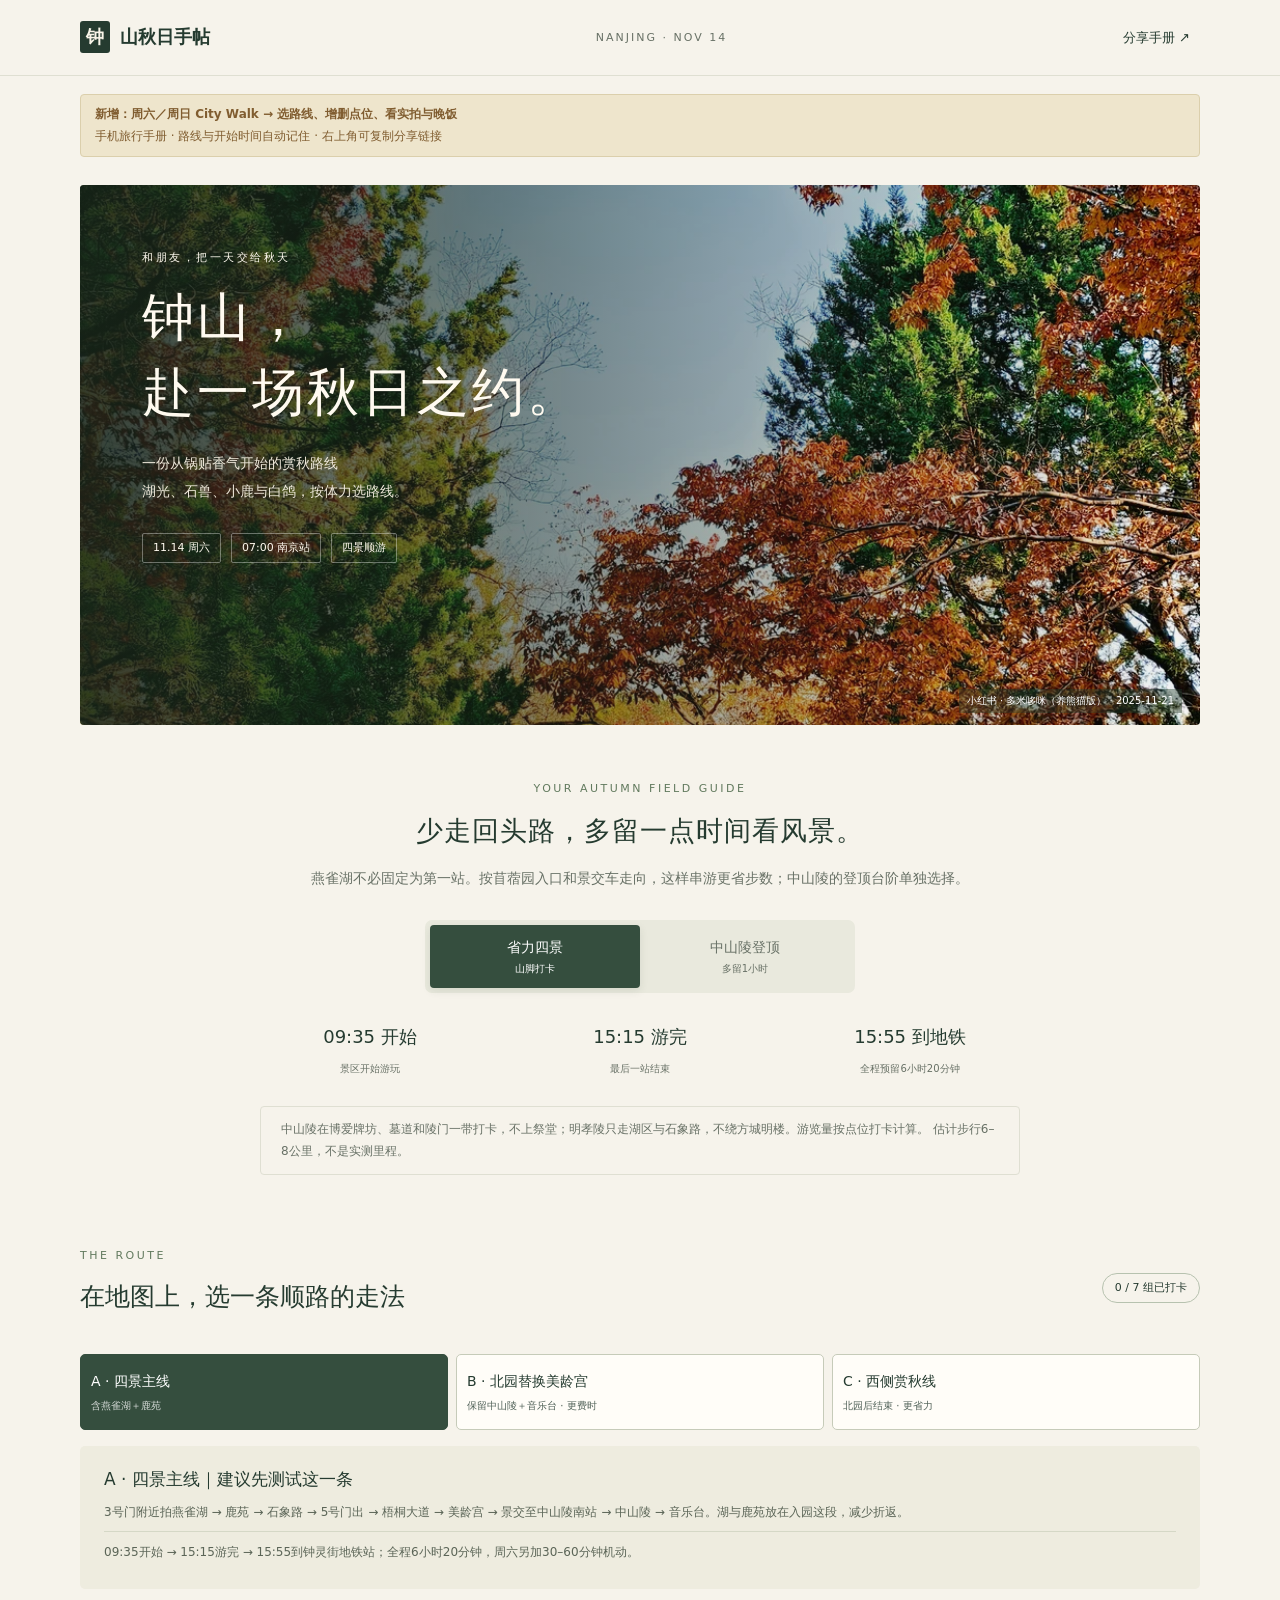
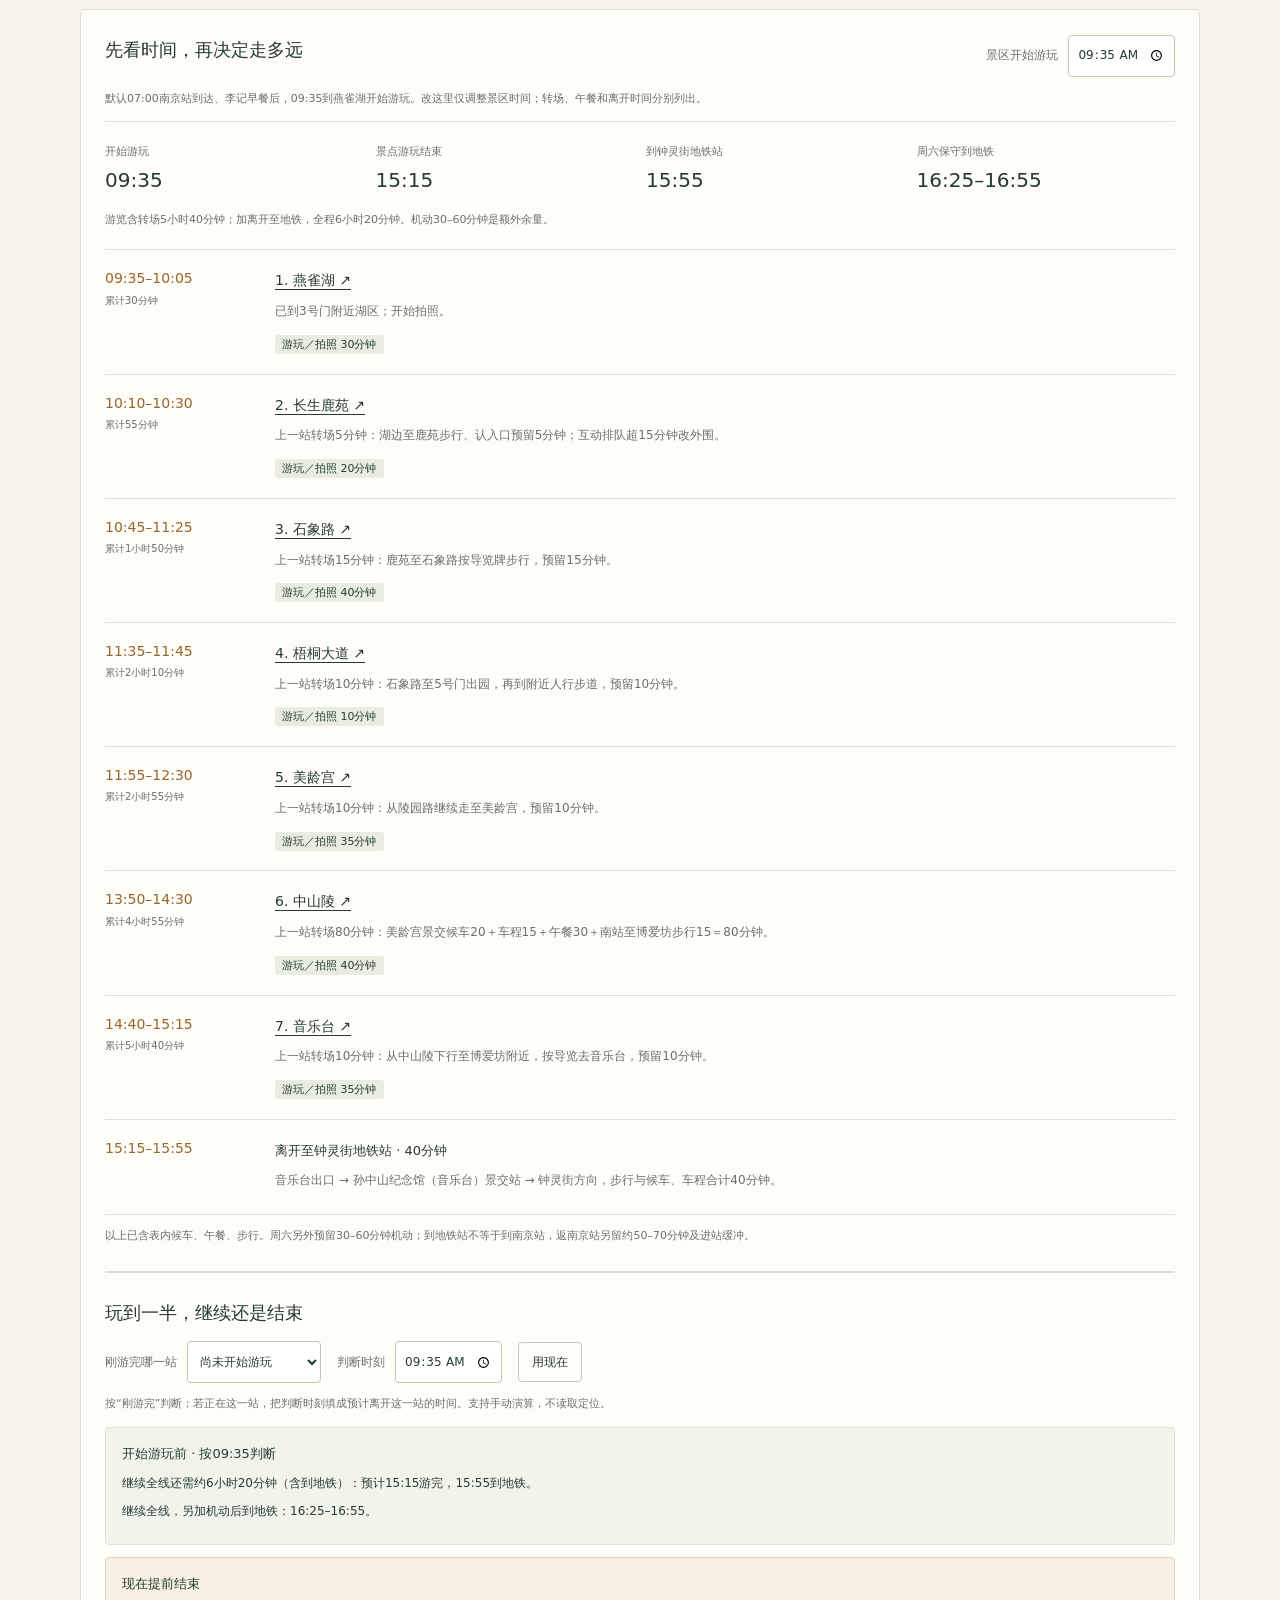
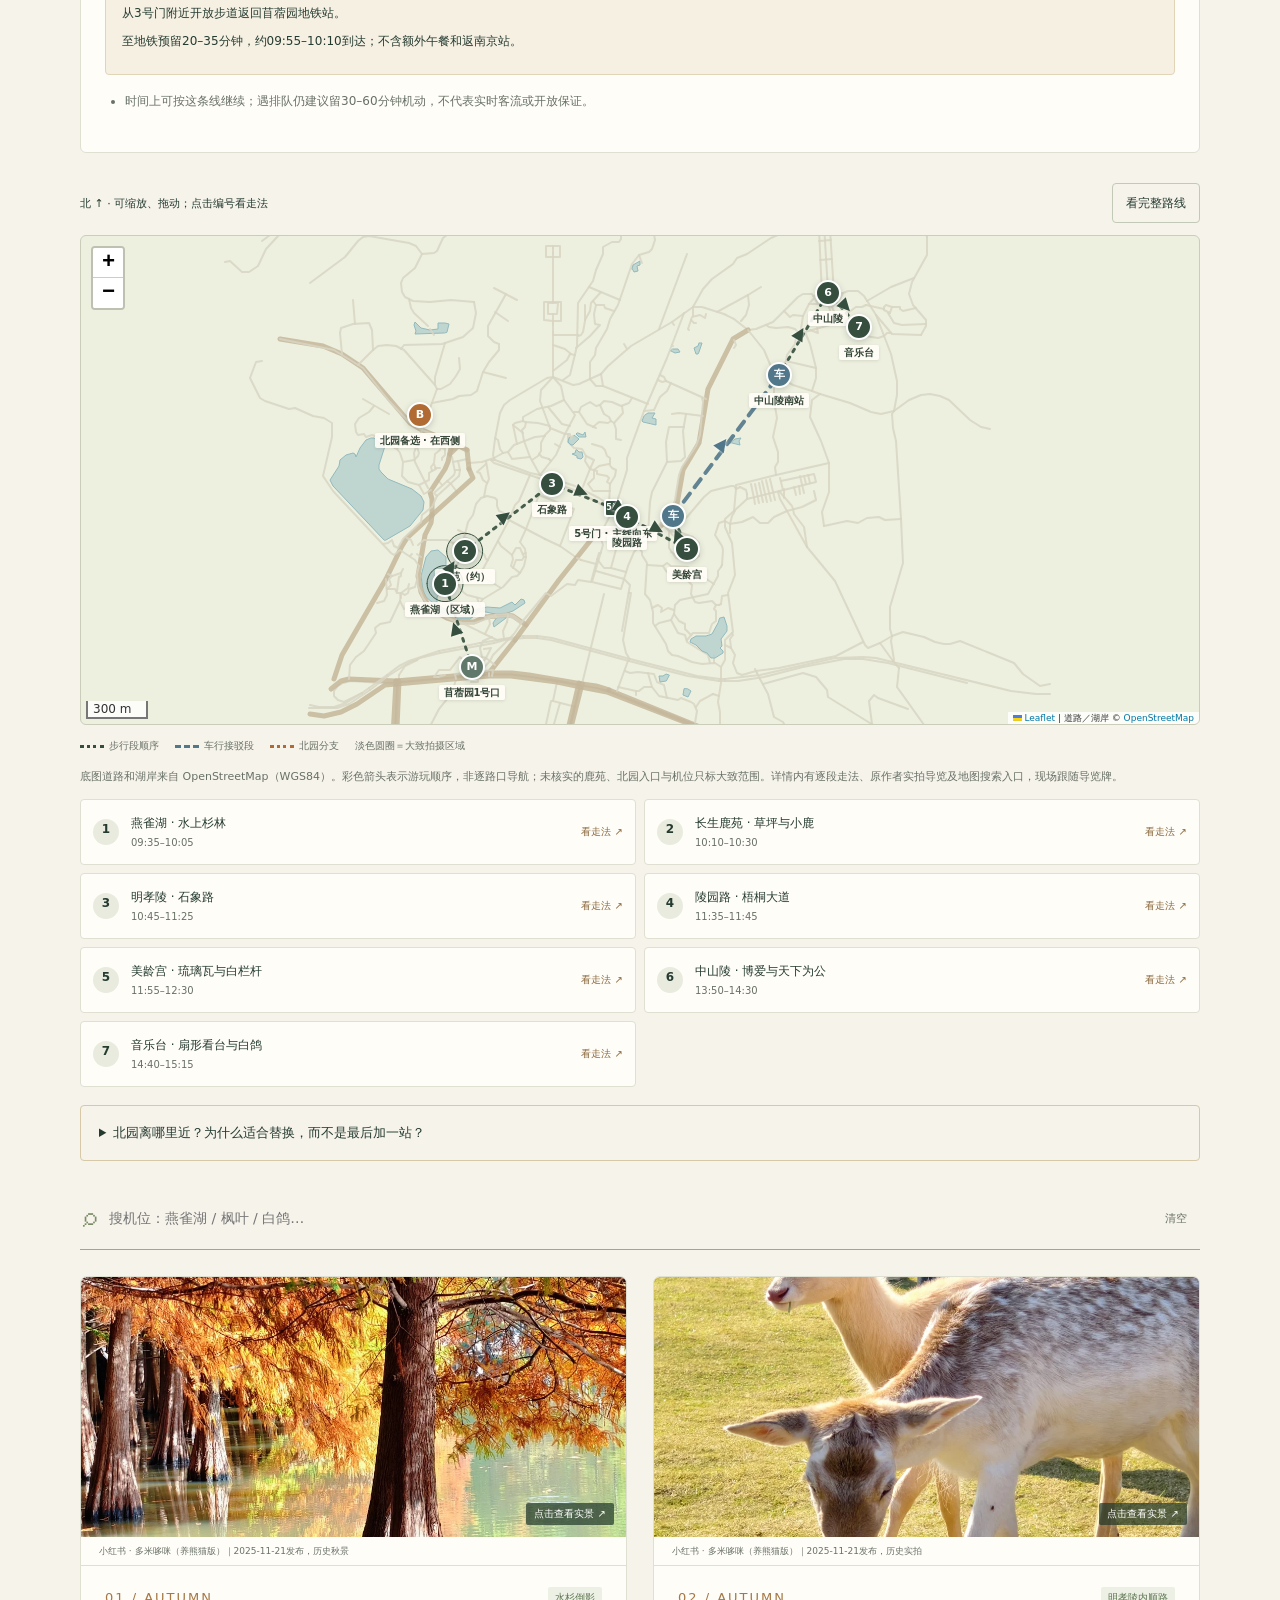
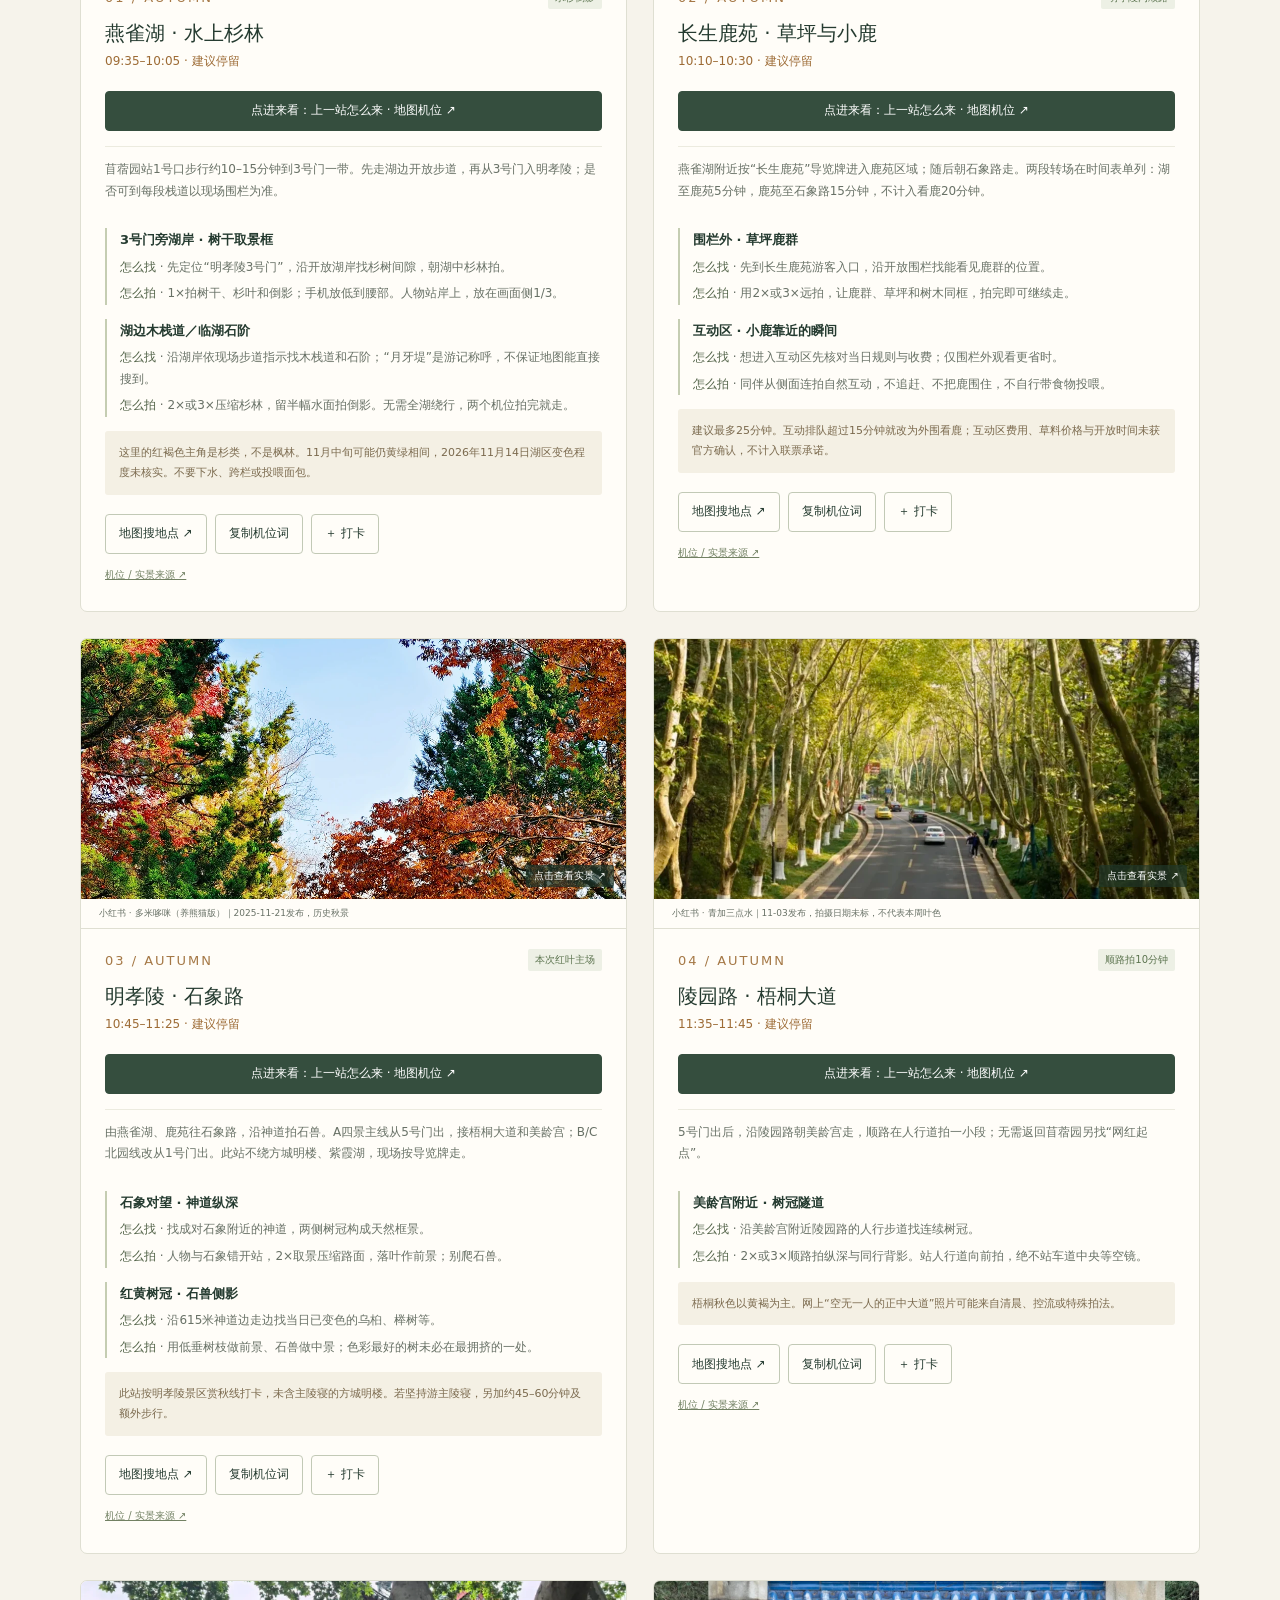
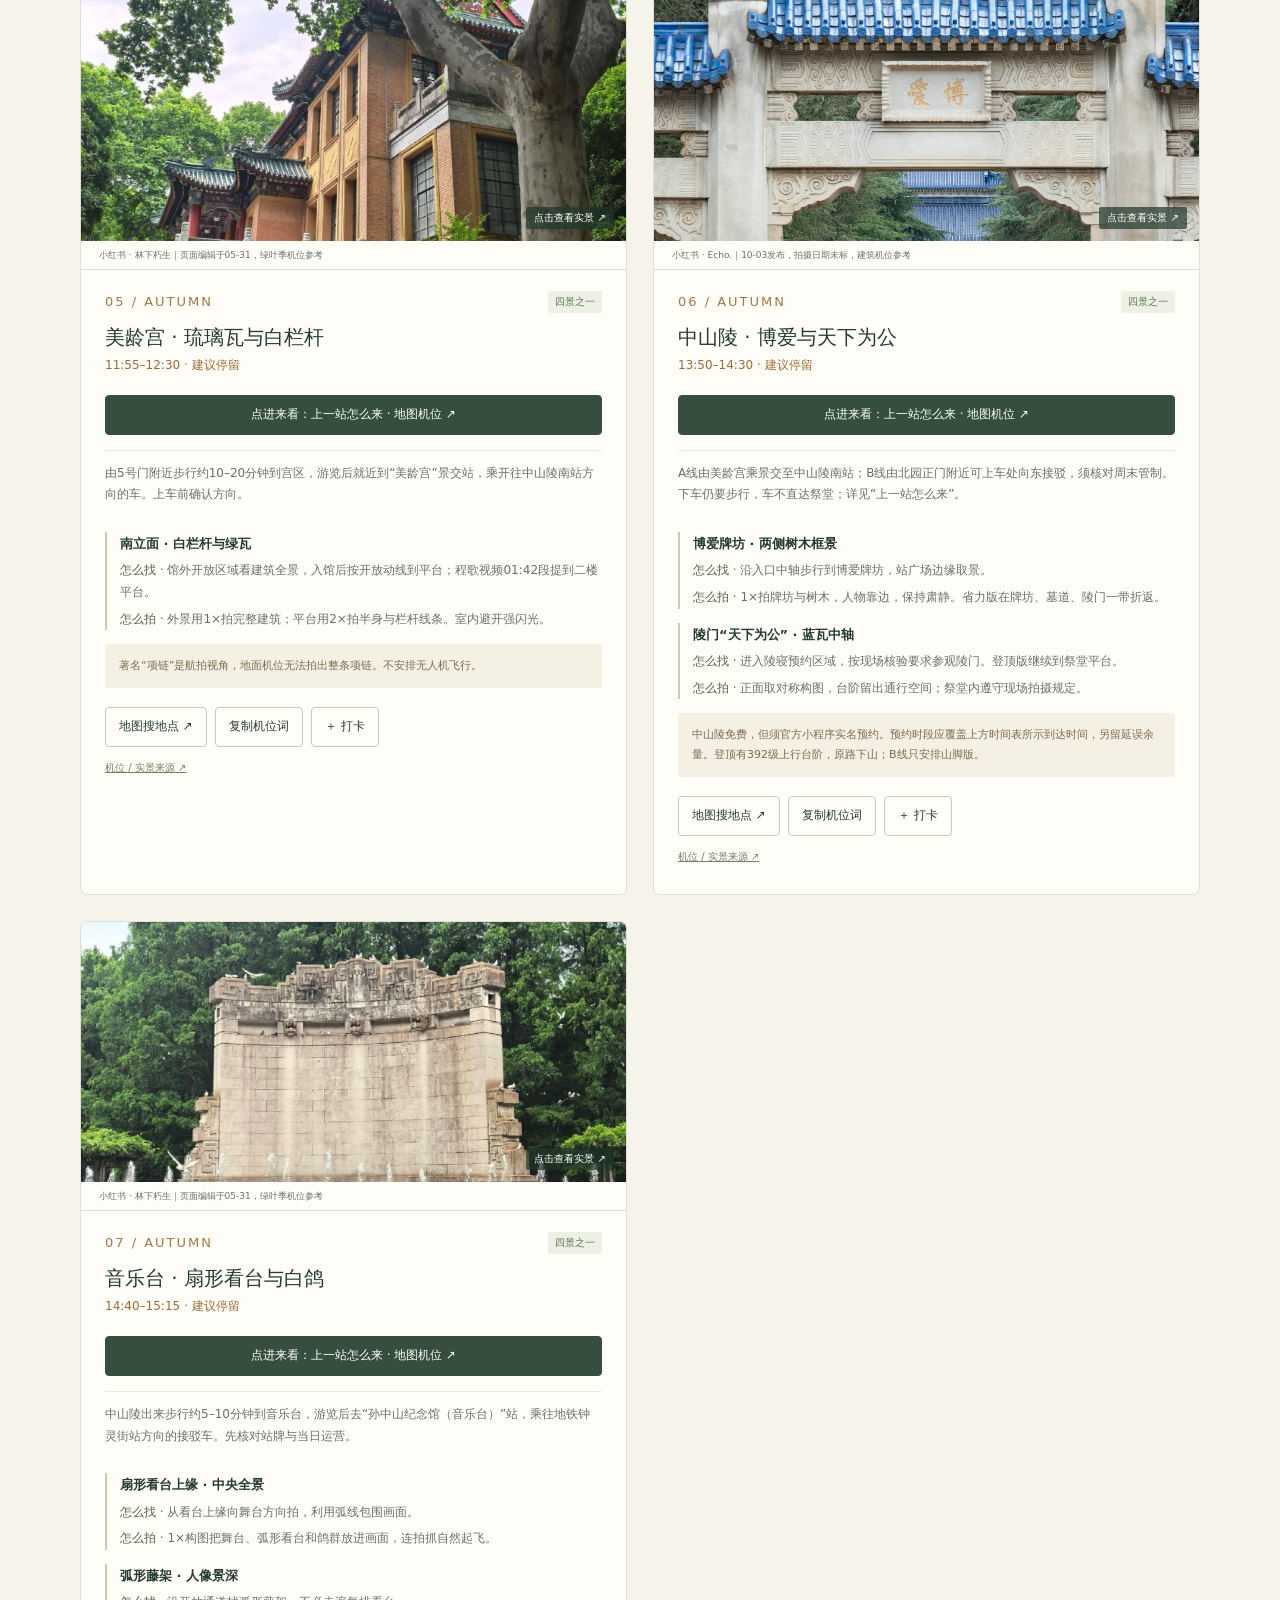
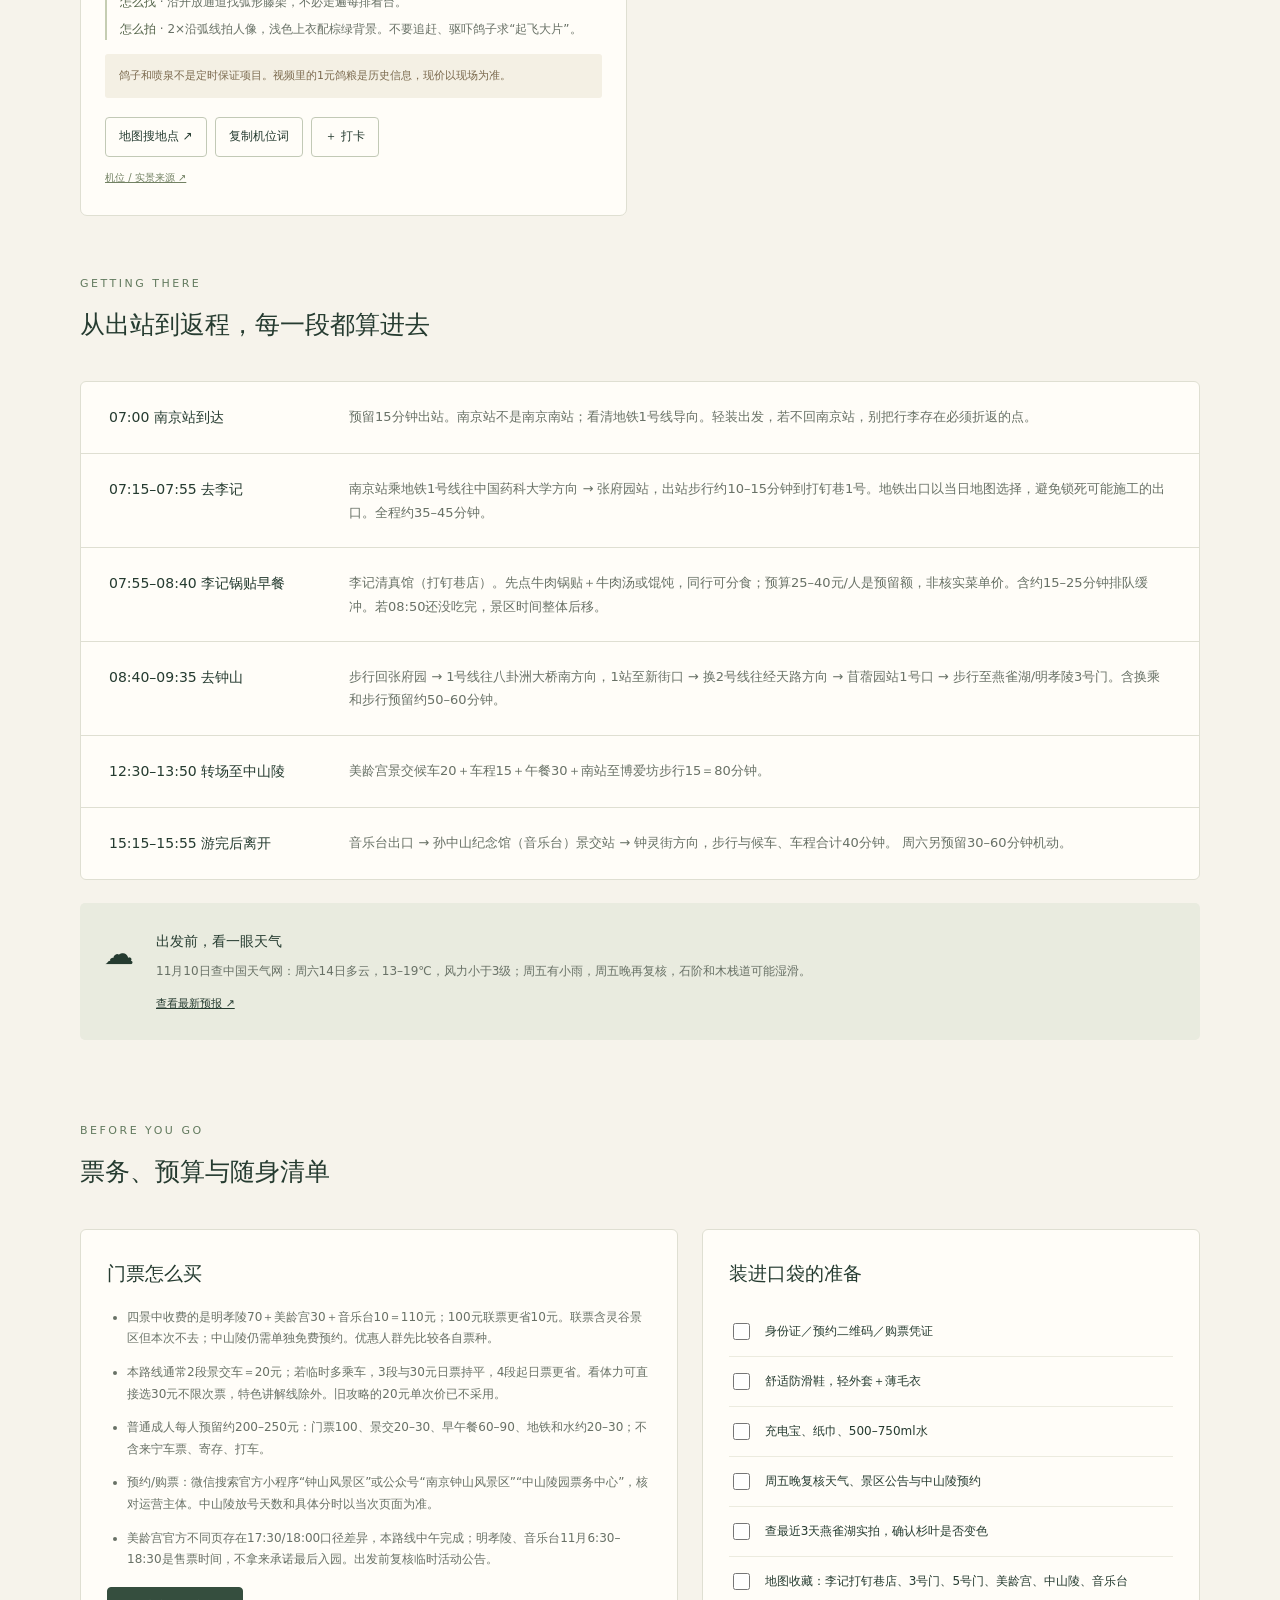
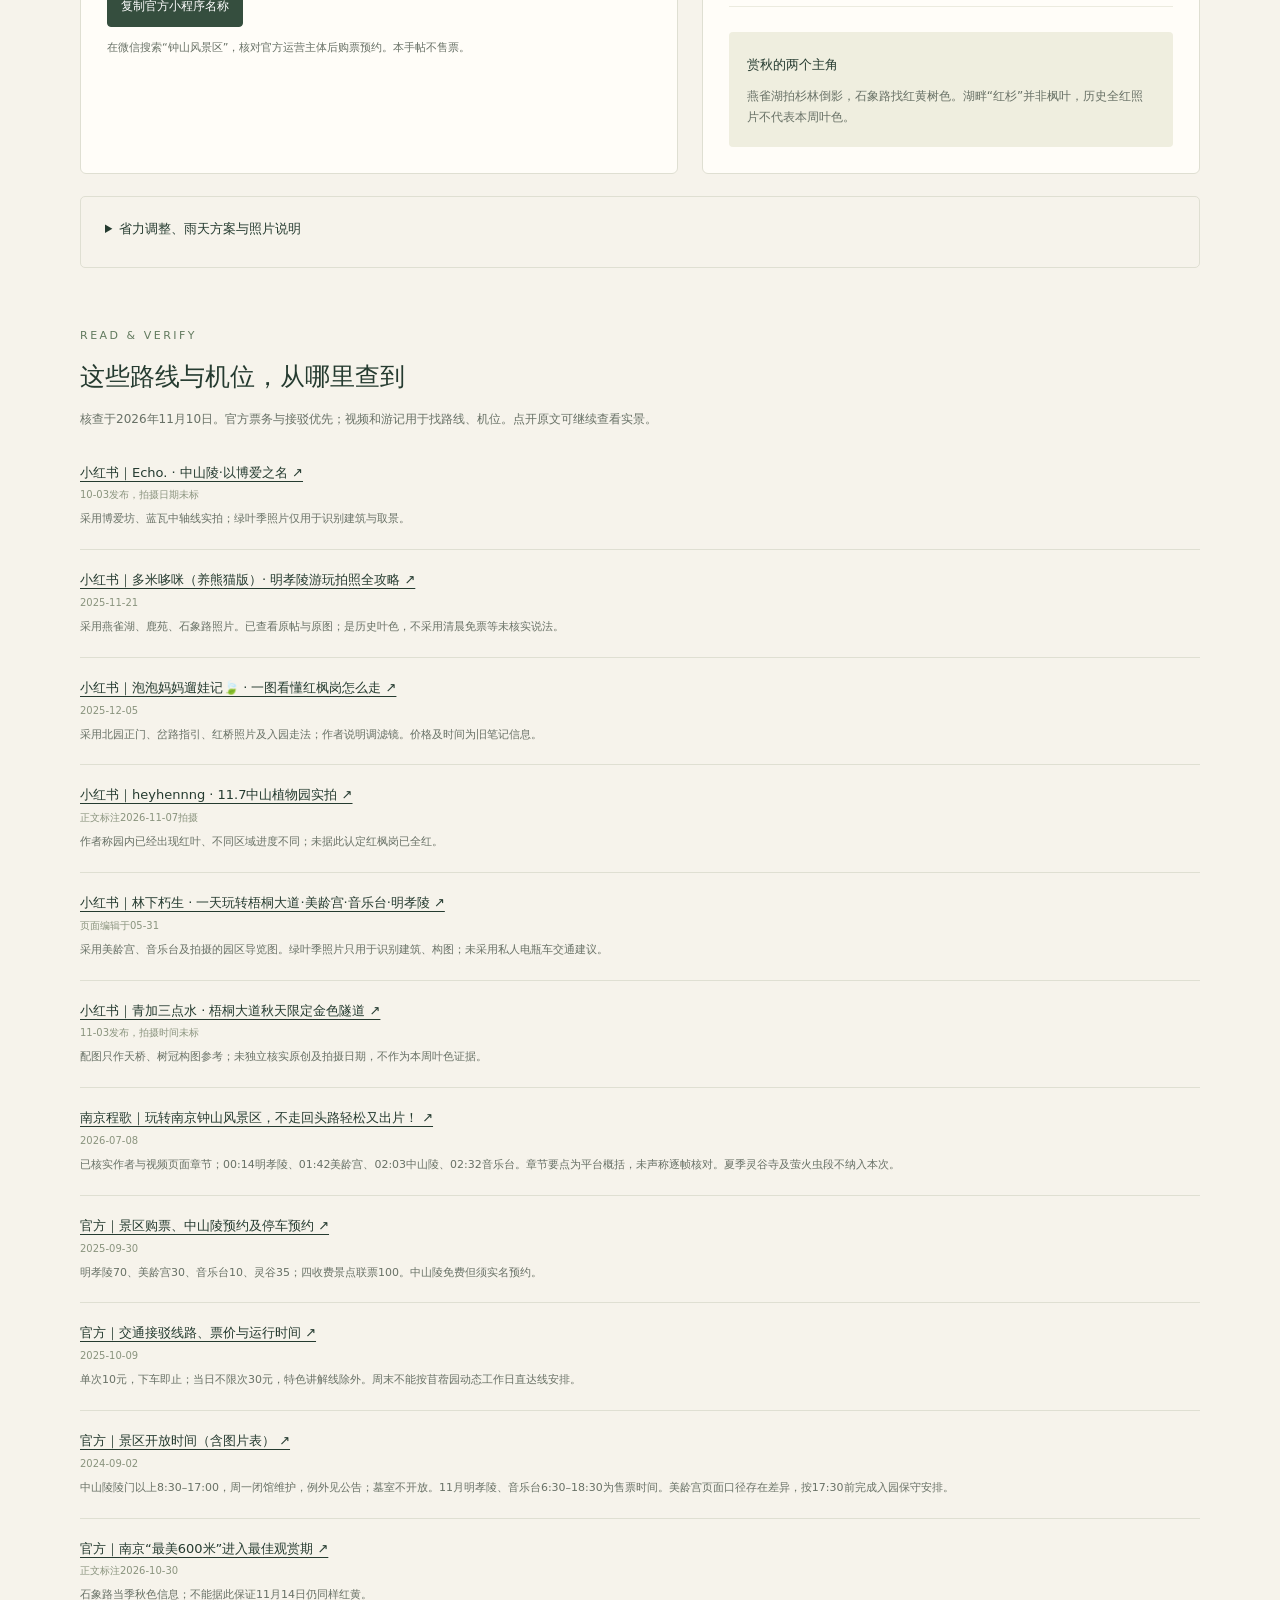
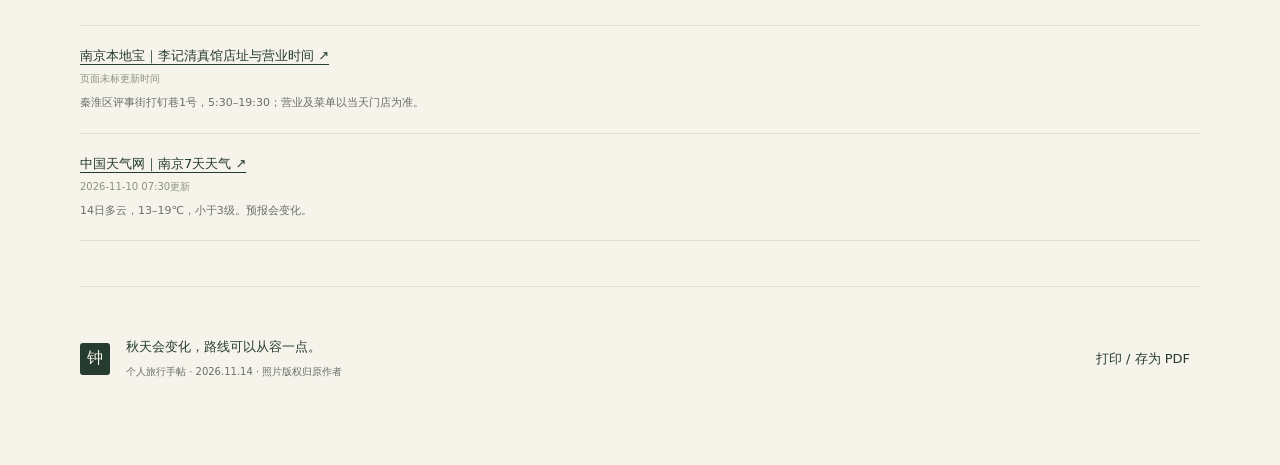
<file: index.html>
<!doctype html>
<html lang="zh-CN">
<head><meta charset="utf-8"><meta name="viewport" content="width=device-width,initial-scale=1,viewport-fit=cover"><meta name="theme-color" content="#293e33"><meta name="description" content="11月14日从南京站出发，李记锅贴、燕雀湖及钟山四景省力赏秋攻略。"><title>钟山秋日手帖 · 11月14日</title><link rel="stylesheet" href="vendor/leaflet.css"><link rel="stylesheet" href="style.css"></head>
<body>
<header class="top"><a href="#" class="brand"><span class="seal">钟</span>山秋日手帖</a><span class="edition">NANJING · NOV 14</span><button id="share" class="textbtn">分享手册 ↗</button></header>
<main>
<div class="draft-notice"><a href="citywalk.html"><b>新增：周六／周日 City Walk → 选路线、增删点位、看实拍与晚饭</b></a><br>手机旅行手册 · 路线与开始时间自动记住 · 右上角可复制分享链接</div>
<section class="hero"><img src="assets/stone-xhs.webp" alt="小红书游客拍摄的石象路秋色"><div class="shade"></div><div class="hero-copy"><div class="eyebrow">和朋友，把一天交给秋天</div><h1>钟山，<br>赴一场秋日之约。</h1><p>一份从锅贴香气开始的赏秋路线<br>湖光、石兽、小鹿与白鸽，按体力选路线。</p><div class="herotags"><span>11.14 周六</span><span>07:00 南京站</span><span>四景顺游</span></div></div><span class="photocredit">小红书 · 多米哆咪（养熊猫版） · 2025-11-21</span></section>
<section class="intro"><p class="eyebrow green">YOUR AUTUMN FIELD GUIDE</p><h2>少走回头路，多留一点时间看风景。</h2><p>燕雀湖不必固定为第一站。按苜蓿园入口和景交车走向，这样串游更省步数；中山陵的登顶台阶单独选择。</p><div class="modebar" role="group" aria-label="选择游览强度"><button data-mode="easy" aria-pressed="true">省力四景 <small>山脚打卡</small></button><button data-mode="summit" aria-pressed="false">中山陵登顶 <small>多留1小时</small></button></div><div class="metrics" id="metrics"></div><p class="mode-note" id="mode-note"></p></section>
<section id="route" class="section"><div class="section-title"><div><p class="eyebrow green">THE ROUTE</p><h2>在地图上，选一条顺路的走法</h2></div><span id="progress" class="pill"></span></div><div class="route-choice" role="group" aria-label="路线方案"><button data-route="main" aria-pressed="true">A · 四景主线<small>含燕雀湖＋鹿苑</small></button><button data-route="garden" aria-pressed="false">B · 北园替换美龄宫<small>保留中山陵＋音乐台 · 更费时</small></button><button data-route="west" aria-pressed="false">C · 西侧赏秋线<small>北园后结束 · 更省力</small></button></div>
<article class="route-summary" id="route-summary" aria-live="polite"></article>
<section class="timing-panel" id="timing" aria-label="行程时间与提前结束判断">
<div class="time-start"><h3>先看时间，再决定走多远</h3><label>景区开始游玩 <input id="start-time" type="time" value="09:35" required aria-label="景区开始游玩时间"></label></div>
<p class="fine">默认07:00南京站到达、李记早餐后，09:35到燕雀湖开始游玩。改这里仅调整景区时间；转场、午餐和离开时间分别列出。</p>
<div id="time-summary" class="time-summary" aria-live="polite"></div><div id="timeline" class="timeline"></div>
<p class="fine">以上已含表内候车、午餐、步行。周六另外预留30–60分钟机动；到地铁站不等于到南京站，返南京站另留约50–70分钟及进站缓冲。</p>
<div class="time-judge"><h3>玩到一半，继续还是结束</h3><div class="judge-fields"><label>刚游完哪一站 <select id="last-stop" aria-label="刚游完哪一站"></select></label><label>判断时刻 <input id="judge-time" type="time" value="09:35" required aria-label="判断时刻"></label><button id="use-now" class="copybtn">用现在</button></div><p class="fine">按“刚游完”判断；若正在这一站，把判断时刻填成预计离开这一站的时间。支持手动演算，不读取定位。</p><div id="judge-result" aria-live="polite"></div></div>
</section>
<div class="map-heading"><span>北 ↑ · 可缩放、拖动；点击编号看走法</span><button id="reset-map" class="copybtn">看完整路线</button></div>
<div id="route-map" class="route-map" aria-label="钟山风景区游玩顺序地图"></div>
<div class="map-legend"><span><i class="legend-line"></i>步行段顺序</span><span><i class="legend-line bus"></i>车行接驳段</span><span><i class="legend-line garden"></i>北园分支</span><span>淡色圆圈＝大致拍摄区域</span></div>
<p class="fine">底图道路和湖岸来自 OpenStreetMap（WGS84）。彩色箭头表示游玩顺序，非逐路口导航；未核实的鹿苑、北园入口与机位只标大致范围。详情内有逐段走法、原作者实拍导览及地图搜索入口，现场跟随导览牌。</p>
<div id="route-stops" class="route-stops"></div>
<details class="branch-explain"><summary>北园离哪里近？为什么适合替换，而不是最后加一站？</summary><p>北园在西侧，接近明孝陵1号门／中山植物园公交站。美龄宫在石象路东南侧，中山陵和音乐台更靠东。主线从5号门向东，北园分支从1号门向西北，离园前就要决定方向。</p><p>B线以北园替换美龄宫并略过梧桐大道专门停拍，仍需从西侧重新接往中山陵；含午餐及接驳预留，时间随开始时间联动，具体见上方时间表；无法保证更省腿。C线游完北园就在西侧结束，省去向东往返。</p><p>若坚持四景＋北园全部保留，需再加约1.5–2小时；不作为本次半天到多半天的默认方案。北园独立购票，不在钟山四景联票内。</p></details><label class="search"><span>⌕</span><input id="search" type="search" placeholder="搜机位：燕雀湖 / 枫叶 / 白鸽…" aria-label="搜索景点和拍照机位"><button id="clear-search" aria-label="清空搜索">清空</button></label><div id="cards" class="cards"></div><p id="empty" class="empty" hidden>没有找到这个机位。试试“红叶”“石象路”或“音乐台”。</p></section>
<section id="travel" class="section"><div class="section-title"><div><p class="eyebrow green">GETTING THERE</p><h2>从出站到返程，每一段都算进去</h2></div></div><div class="travel-list" id="travel-list"></div><aside class="weather"><span>☁</span><div><b>出发前，看一眼天气</b><p id="weather"></p><a href="https://www.weather.com.cn/weather/101190101.shtml" target="_blank" rel="noopener">查看最新预报 ↗</a></div></aside></section>
<section id="prepare" class="section"><div class="section-title"><div><p class="eyebrow green">BEFORE YOU GO</p><h2>票务、预算与随身清单</h2></div></div><div class="prep-grid"><div class="paper"><h3>门票怎么买</h3><ul id="tickets"></ul><button class="primary" id="official-copy">复制官方小程序名称</button><p class="fine">在微信搜索“钟山风景区”，核对官方运营主体后购票预约。本手帖不售票。</p></div><div class="paper"><h3>装进口袋的准备</h3><div id="checklist"></div><div class="note"><b>赏秋的两个主角</b><p>燕雀湖拍杉林倒影，石象路找红黄树色。湖畔“红杉”并非枫叶，历史全红照片不代表本周叶色。</p></div></div></div><details class="details"><summary>省力调整、雨天方案与照片说明</summary><ul id="notes"></ul></details></section>
<section id="sources" class="section sources"><p class="eyebrow green">READ & VERIFY</p><h2>这些路线与机位，从哪里查到</h2><p>核查于2026年11月10日。官方票务与接驳优先；视频和游记用于找路线、机位。点开原文可继续查看实景。</p><div id="source-list"></div></section>
<footer><span class="seal">钟</span><p>秋天会变化，路线可以从容一点。<br><small>个人旅行手帖 · 2026.11.14 · 照片版权归原作者</small></p><button class="textbtn" id="print">打印 / 存为 PDF</button></footer>
</main>
<nav class="bottom" aria-label="快捷导航"><a href="#route">路线机位</a><a href="#timing">时间判断</a><a href="#prepare">出发准备</a><a href="#sources">攻略来源</a></nav><div id="toast" role="status" aria-live="polite"></div><dialog id="spot-detail" aria-labelledby="detail-title"><div class="detail-top"><span>路线与拍照详情 · 测试版</span><button id="close-detail" aria-label="关闭地点详情">×</button></div><div id="detail-body"></div></dialog><dialog id="lightbox"><button id="close-photo" aria-label="关闭照片">×</button><img id="big-photo" alt=""><p id="big-caption"></p></dialog>
<script src="trip-data.js"></script><script src="preview-data.js"></script><script src="vendor/leaflet.js"></script><script src="map-base.js"></script><script src="route-plan.js"></script><script src="guide-data.js"></script><script src="app.js"></script><script src="route-map.js"></script>
</body></html>
</file>
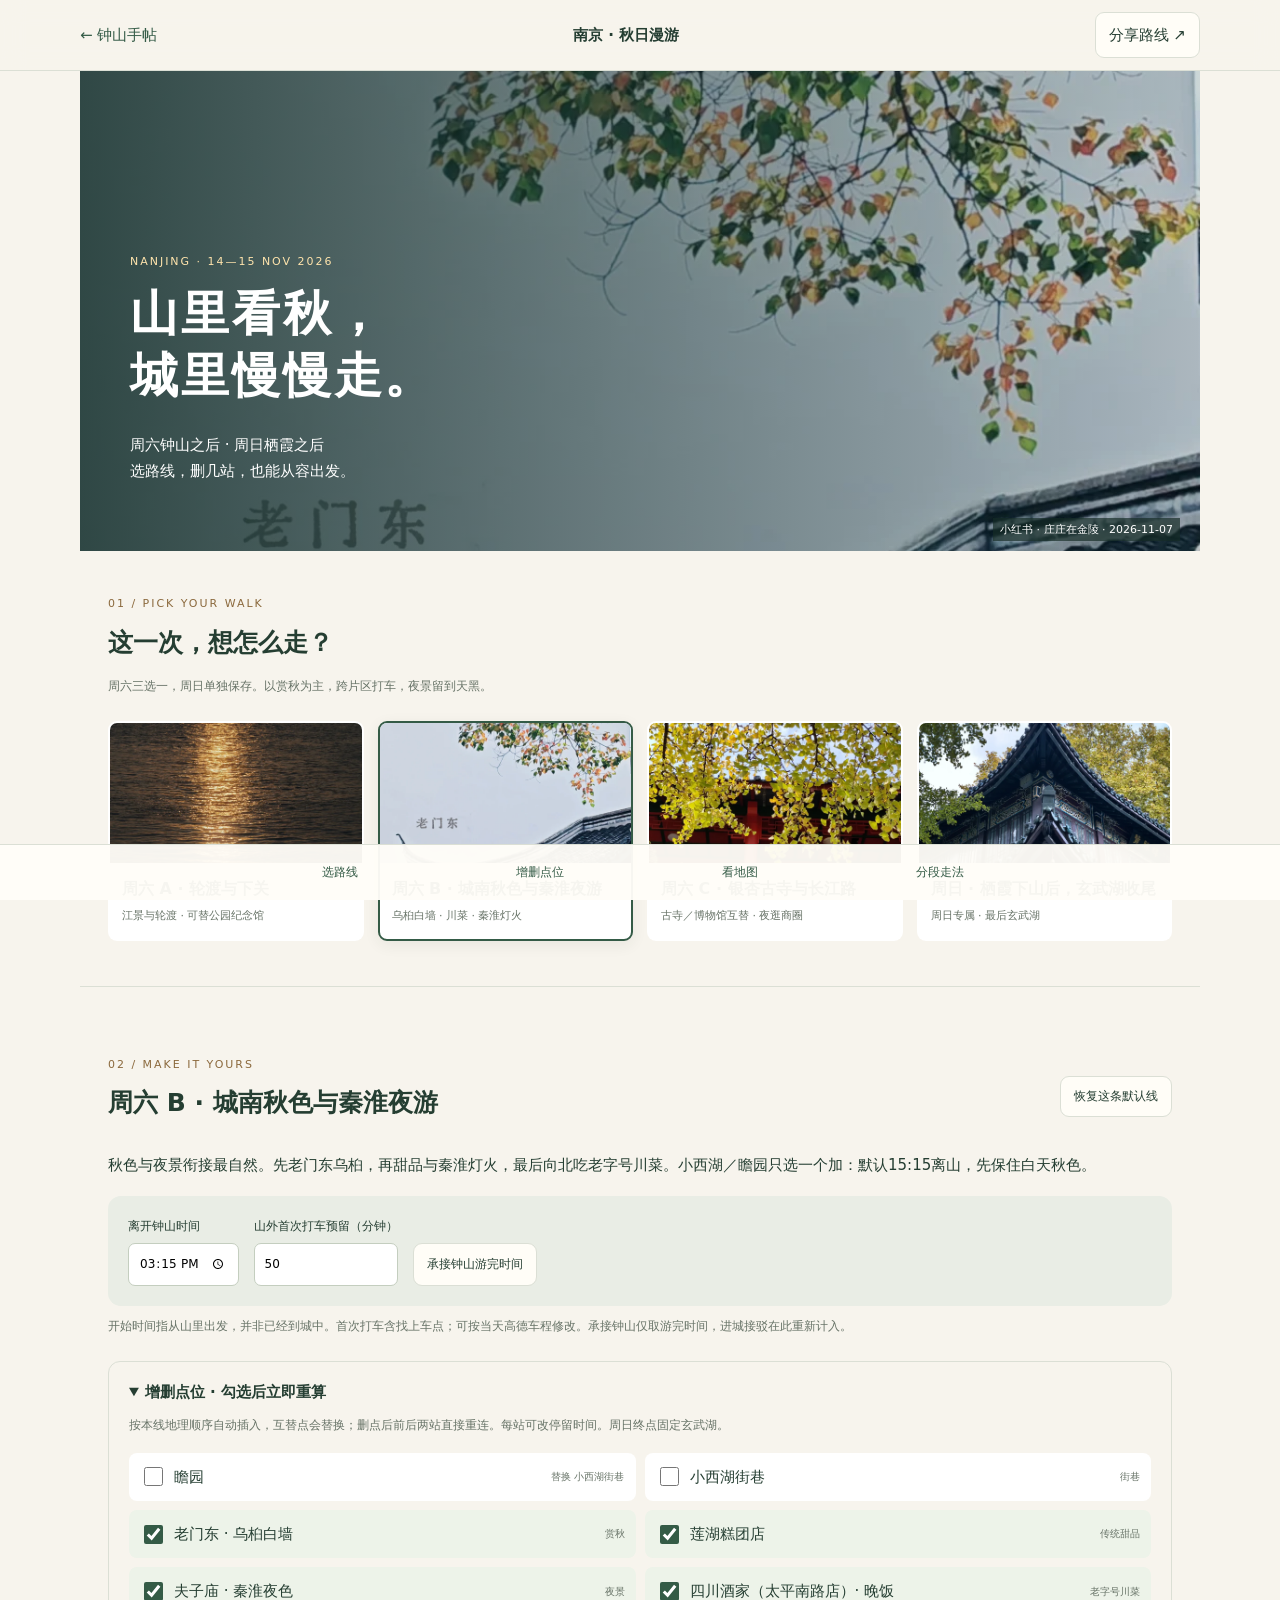
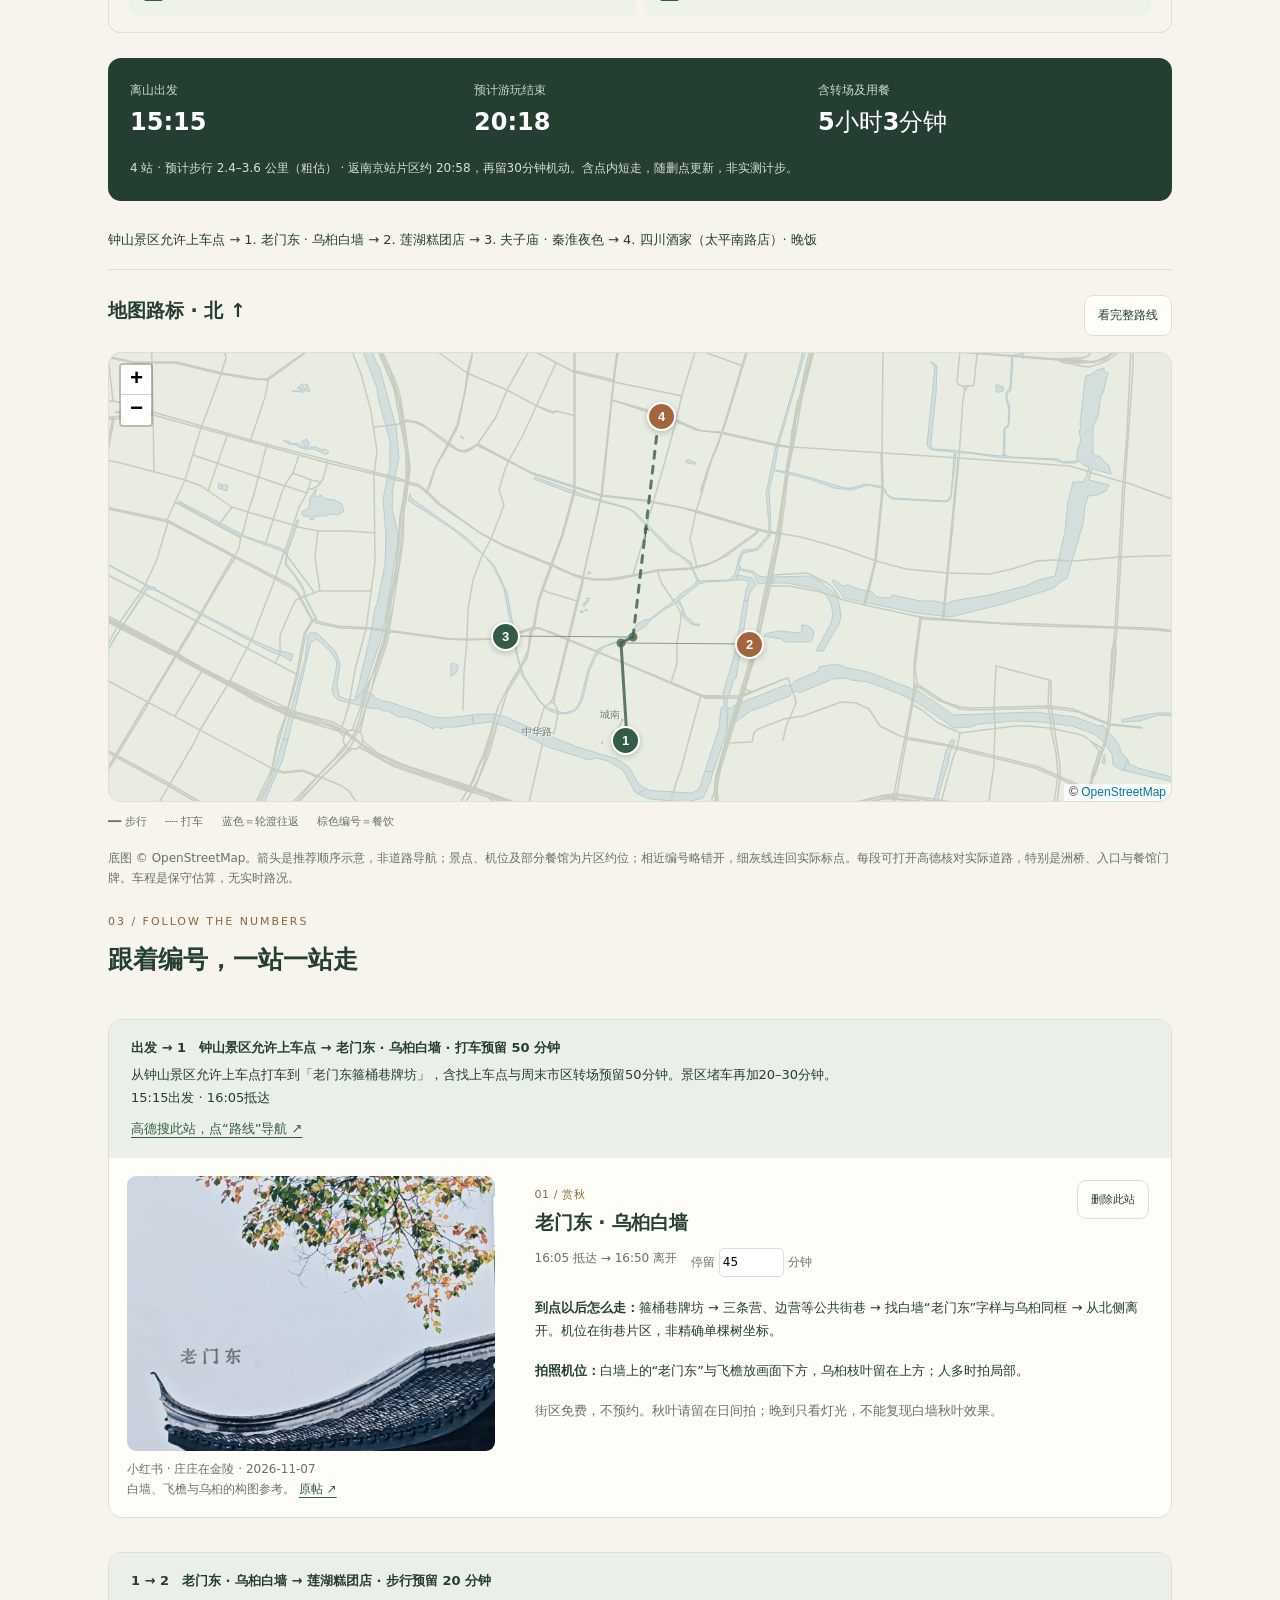
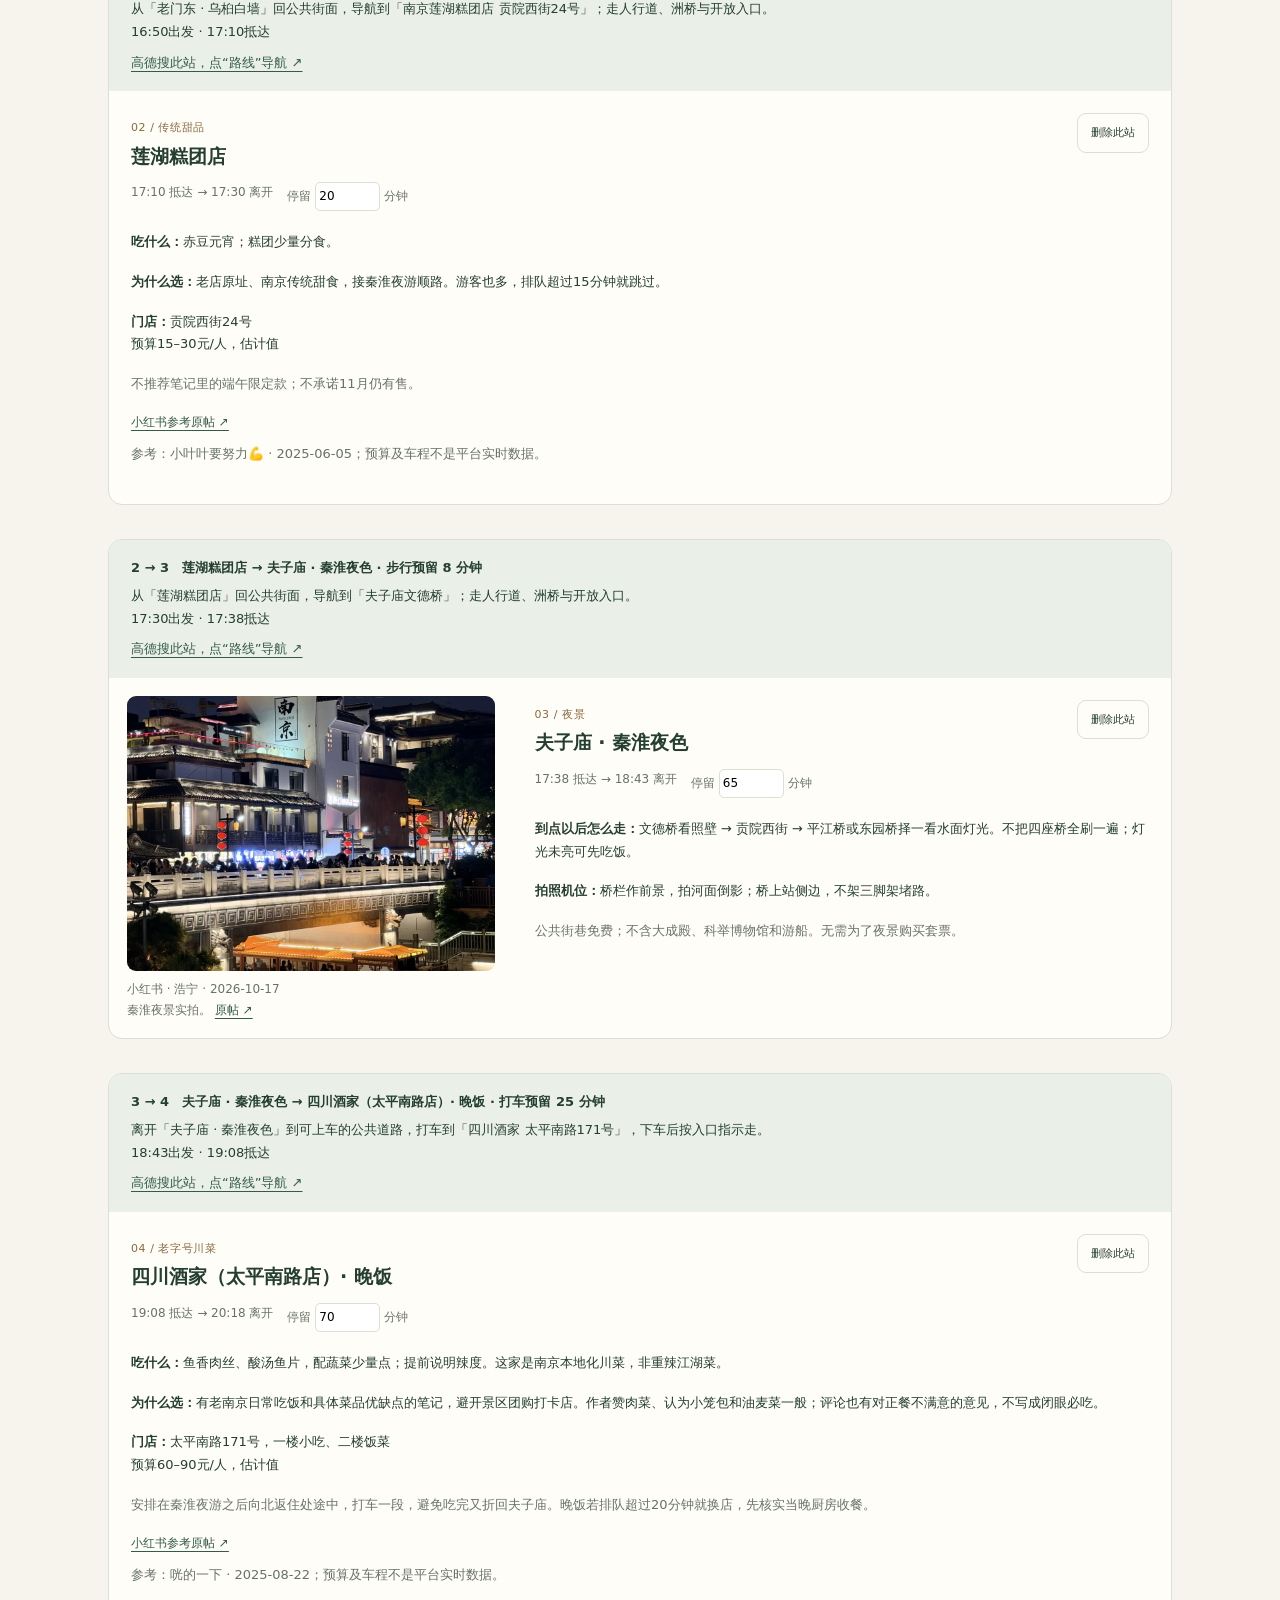
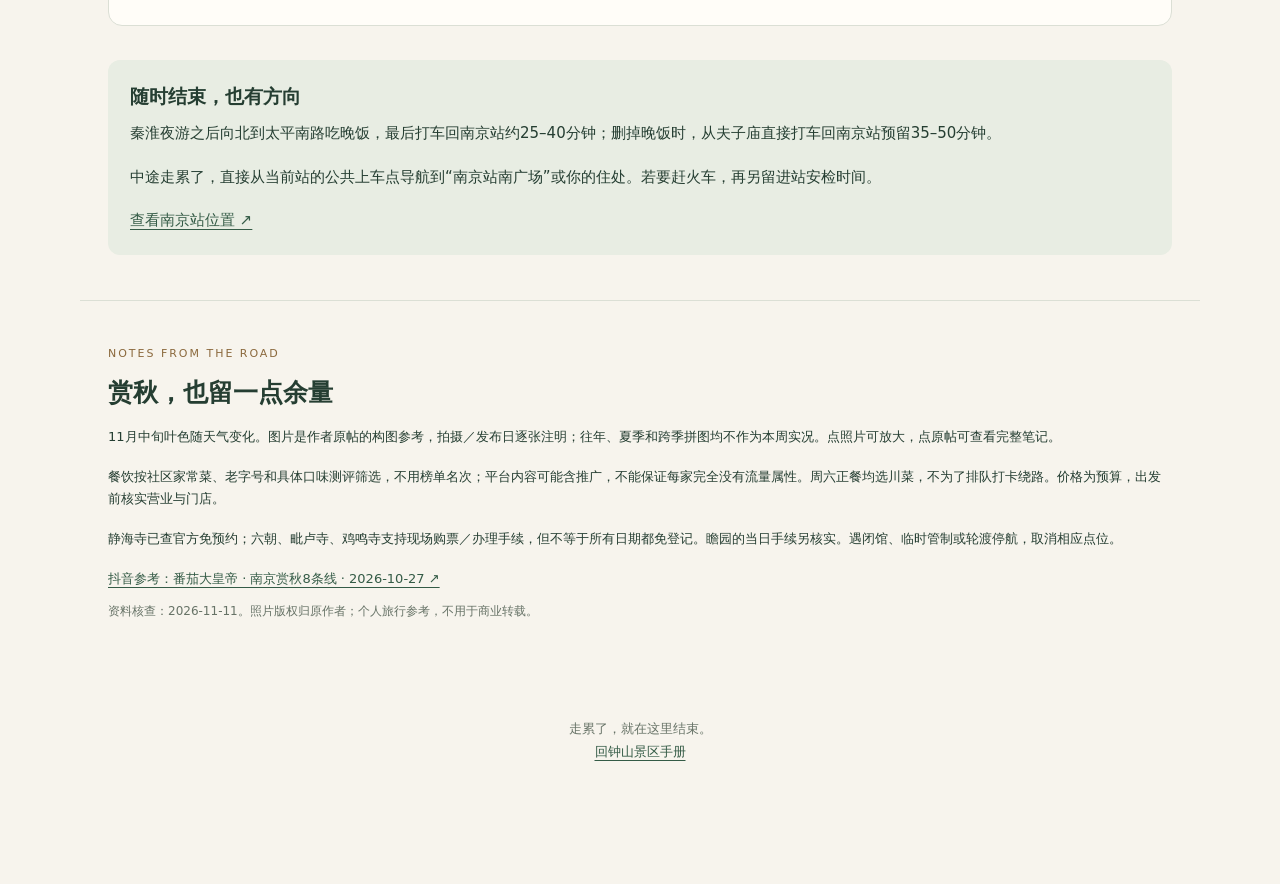
<file: citywalk.html>
<!doctype html>
<html lang="zh-CN"><head><meta charset="utf-8"><meta name="viewport" content="width=device-width,initial-scale=1,viewport-fit=cover"><meta name="theme-color" content="#284b3c"><title>南京 · 两日秋日漫游</title><link rel="stylesheet" href="vendor/leaflet.css"><link rel="stylesheet" href="city.css"></head>
<body><header><a href="index.html">← 钟山手帖</a><span>南京 · 秋日漫游</span><button id="share">分享路线 ↗</button></header>
<main><section class="hero"><img src="assets/city-laomendong-xhs.webp" alt="老门东白墙与乌桕实拍"><div><p class="eyebrow">NANJING · 14—15 NOV 2026</p><h1>山里看秋，<br>城里慢慢走。</h1><p>周六钟山之后 · 周日栖霞之后<br>选路线，删几站，也能从容出发。</p></div><small>小红书 · 庄庄在金陵 · 2026-11-07</small></section>
<section id="choose"><p class="eyebrow">01 / PICK YOUR WALK</p><h2>这一次，想怎么走？</h2><p class="muted">周六三选一，周日单独保存。以赏秋为主，跨片区打车，夜景留到天黑。</p><div id="choices" class="choices"></div></section>
<section id="planner"><div class="section-head"><div><p class="eyebrow">02 / MAKE IT YOURS</p><h2 id="route-name"></h2></div><button id="reset">恢复这条默认线</button></div><p id="route-desc"></p>
<div class="controls"><label><span id="time-label">离开钟山时间</span><input type="time" id="start" required></label><label>山外首次打车预留（分钟）<input id="drive" type="number" min="10" max="180" step="5"></label><button id="inherit">承接钟山游完时间</button></div><p class="muted">开始时间指从山里出发，并非已经到城中。首次打车含找上车点；可按当天高德车程修改。承接钟山仅取游完时间，进城接驳在此重新计入。</p>
<details id="editor" open><summary>增删点位 · 勾选后立即重算</summary><p class="muted">按本线地理顺序自动插入，互替点会替换；删点后前后两站直接重连。每站可改停留时间。周日终点固定玄武湖。</p><div id="pool" class="pool"></div></details>
<div id="summary" class="summary" aria-live="polite"></div><div id="warnings" class="warnings" aria-live="polite"></div><p id="route-order" class="route-order"></p>
<div class="section-head"><h3>地图路标 · 北 ↑</h3><button id="fit">看完整路线</button></div><div id="city-map" aria-label="编号与方向路线地图"></div><p class="legend"><span>━━ 步行</span><span>┄┄ 打车</span><span>蓝色＝轮渡往返</span><span>棕色编号＝餐饮</span></p><p class="muted">底图 © OpenStreetMap。箭头是推荐顺序示意，非道路导航；景点、机位及部分餐馆为片区约位；相近编号略错开，细灰线连回实际标点。每段可打开高德核对实际道路，特别是洲桥、入口与餐馆门牌。车程是保守估算，无实时路况。</p>
<div class="section-head"><div><p class="eyebrow">03 / FOLLOW THE NUMBERS</p><h2>跟着编号，一站一站走</h2></div></div><div id="stops"></div><div id="return" class="return"></div></section>
<section id="sources"><p class="eyebrow">NOTES FROM THE ROAD</p><h2>赏秋，也留一点余量</h2><p>11月中旬叶色随天气变化。图片是作者原帖的构图参考，拍摄／发布日逐张注明；往年、夏季和跨季拼图均不作为本周实况。点照片可放大，点原帖可查看完整笔记。</p><p>餐饮按社区家常菜、老字号和具体口味测评筛选，不用榜单名次；平台内容可能含推广，不能保证每家完全没有流量属性。周六正餐均选川菜，不为了排队打卡绕路。价格为预算，出发前核实营业与门店。</p><p>静海寺已查官方免预约；六朝、毗卢寺、鸡鸣寺支持现场购票／办理手续，但不等于所有日期都免登记。瞻园的当日手续另核实。遇闭馆、临时管制或轮渡停航，取消相应点位。</p><a href="https://www.douyin.com/video/7701187738019911551" target="_blank" rel="noopener">抖音参考：番茄大皇帝 · 南京赏秋8条线 · 2026-10-27 ↗</a><p class="muted">资料核查：2026-11-11。照片版权归原作者；个人旅行参考，不用于商业转载。</p></section>
<footer>走累了，就在这里结束。<br><a href="index.html">回钟山景区手册</a></footer></main>
<nav><a href="#choose">选路线</a><a href="#editor">增删点位</a><a href="#city-map">看地图</a><a href="#stops">分段走法</a></nav><div id="toast" role="status"></div><dialog id="photo-dialog"><button id="close-photo" aria-label="关闭照片">×</button><img id="large-photo" alt=""><p id="photo-caption"></p></dialog>
<script src="vendor/leaflet.js"></script><script src="city-base.js"></script><script src="city-data.js"></script><script src="city-plan.js"></script><script src="route-plan.js"></script><script src="city-app.js"></script></body></html>
</file>
<file: vendor/leaflet.css>
/* required styles */

.leaflet-pane,
.leaflet-tile,
.leaflet-marker-icon,
.leaflet-marker-shadow,
.leaflet-tile-container,
.leaflet-pane > svg,
.leaflet-pane > canvas,
.leaflet-zoom-box,
.leaflet-image-layer,
.leaflet-layer {
	position: absolute;
	left: 0;
	top: 0;
	}
.leaflet-container {
	overflow: hidden;
	}
.leaflet-tile,
.leaflet-marker-icon,
.leaflet-marker-shadow {
	-webkit-user-select: none;
	   -moz-user-select: none;
	        user-select: none;
	  -webkit-user-drag: none;
	}
/* Prevents IE11 from highlighting tiles in blue */
.leaflet-tile::selection {
	background: transparent;
}
/* Safari renders non-retina tile on retina better with this, but Chrome is worse */
.leaflet-safari .leaflet-tile {
	image-rendering: -webkit-optimize-contrast;
	}
/* hack that prevents hw layers "stretching" when loading new tiles */
.leaflet-safari .leaflet-tile-container {
	width: 1600px;
	height: 1600px;
	-webkit-transform-origin: 0 0;
	}
.leaflet-marker-icon,
.leaflet-marker-shadow {
	display: block;
	}
/* .leaflet-container svg: reset svg max-width decleration shipped in Joomla! (joomla.org) 3.x */
/* .leaflet-container img: map is broken in FF if you have max-width: 100% on tiles */
.leaflet-container .leaflet-overlay-pane svg {
	max-width: none !important;
	max-height: none !important;
	}
.leaflet-container .leaflet-marker-pane img,
.leaflet-container .leaflet-shadow-pane img,
.leaflet-container .leaflet-tile-pane img,
.leaflet-container img.leaflet-image-layer,
.leaflet-container .leaflet-tile {
	max-width: none !important;
	max-height: none !important;
	width: auto;
	padding: 0;
	}

.leaflet-container img.leaflet-tile {
	/* See: https://bugs.chromium.org/p/chromium/issues/detail?id=600120 */
	mix-blend-mode: plus-lighter;
}

.leaflet-container.leaflet-touch-zoom {
	-ms-touch-action: pan-x pan-y;
	touch-action: pan-x pan-y;
	}
.leaflet-container.leaflet-touch-drag {
	-ms-touch-action: pinch-zoom;
	/* Fallback for FF which doesn't support pinch-zoom */
	touch-action: none;
	touch-action: pinch-zoom;
}
.leaflet-container.leaflet-touch-drag.leaflet-touch-zoom {
	-ms-touch-action: none;
	touch-action: none;
}
.leaflet-container {
	-webkit-tap-highlight-color: transparent;
}
.leaflet-container a {
	-webkit-tap-highlight-color: rgba(51, 181, 229, 0.4);
}
.leaflet-tile {
	filter: inherit;
	visibility: hidden;
	}
.leaflet-tile-loaded {
	visibility: inherit;
	}
.leaflet-zoom-box {
	width: 0;
	height: 0;
	-moz-box-sizing: border-box;
	     box-sizing: border-box;
	z-index: 800;
	}
/* workaround for https://bugzilla.mozilla.org/show_bug.cgi?id=888319 */
.leaflet-overlay-pane svg {
	-moz-user-select: none;
	}

.leaflet-pane         { z-index: 400; }

.leaflet-tile-pane    { z-index: 200; }
.leaflet-overlay-pane { z-index: 400; }
.leaflet-shadow-pane  { z-index: 500; }
.leaflet-marker-pane  { z-index: 600; }
.leaflet-tooltip-pane   { z-index: 650; }
.leaflet-popup-pane   { z-index: 700; }

.leaflet-map-pane canvas { z-index: 100; }
.leaflet-map-pane svg    { z-index: 200; }

.leaflet-vml-shape {
	width: 1px;
	height: 1px;
	}
.lvml {
	behavior: url(#default#VML);
	display: inline-block;
	position: absolute;
	}


/* control positioning */

.leaflet-control {
	position: relative;
	z-index: 800;
	pointer-events: visiblePainted; /* IE 9-10 doesn't have auto */
	pointer-events: auto;
	}
.leaflet-top,
.leaflet-bottom {
	position: absolute;
	z-index: 1000;
	pointer-events: none;
	}
.leaflet-top {
	top: 0;
	}
.leaflet-right {
	right: 0;
	}
.leaflet-bottom {
	bottom: 0;
	}
.leaflet-left {
	left: 0;
	}
.leaflet-control {
	float: left;
	clear: both;
	}
.leaflet-right .leaflet-control {
	float: right;
	}
.leaflet-top .leaflet-control {
	margin-top: 10px;
	}
.leaflet-bottom .leaflet-control {
	margin-bottom: 10px;
	}
.leaflet-left .leaflet-control {
	margin-left: 10px;
	}
.leaflet-right .leaflet-control {
	margin-right: 10px;
	}


/* zoom and fade animations */

.leaflet-fade-anim .leaflet-popup {
	opacity: 0;
	-webkit-transition: opacity 0.2s linear;
	   -moz-transition: opacity 0.2s linear;
	        transition: opacity 0.2s linear;
	}
.leaflet-fade-anim .leaflet-map-pane .leaflet-popup {
	opacity: 1;
	}
.leaflet-zoom-animated {
	-webkit-transform-origin: 0 0;
	    -ms-transform-origin: 0 0;
	        transform-origin: 0 0;
	}
svg.leaflet-zoom-animated {
	will-change: transform;
}

.leaflet-zoom-anim .leaflet-zoom-animated {
	-webkit-transition: -webkit-transform 0.25s cubic-bezier(0,0,0.25,1);
	   -moz-transition:    -moz-transform 0.25s cubic-bezier(0,0,0.25,1);
	        transition:         transform 0.25s cubic-bezier(0,0,0.25,1);
	}
.leaflet-zoom-anim .leaflet-tile,
.leaflet-pan-anim .leaflet-tile {
	-webkit-transition: none;
	   -moz-transition: none;
	        transition: none;
	}

.leaflet-zoom-anim .leaflet-zoom-hide {
	visibility: hidden;
	}


/* cursors */

.leaflet-interactive {
	cursor: pointer;
	}
.leaflet-grab {
	cursor: -webkit-grab;
	cursor:    -moz-grab;
	cursor:         grab;
	}
.leaflet-crosshair,
.leaflet-crosshair .leaflet-interactive {
	cursor: crosshair;
	}
.leaflet-popup-pane,
.leaflet-control {
	cursor: auto;
	}
.leaflet-dragging .leaflet-grab,
.leaflet-dragging .leaflet-grab .leaflet-interactive,
.leaflet-dragging .leaflet-marker-draggable {
	cursor: move;
	cursor: -webkit-grabbing;
	cursor:    -moz-grabbing;
	cursor:         grabbing;
	}

/* marker & overlays interactivity */
.leaflet-marker-icon,
.leaflet-marker-shadow,
.leaflet-image-layer,
.leaflet-pane > svg path,
.leaflet-tile-container {
	pointer-events: none;
	}

.leaflet-marker-icon.leaflet-interactive,
.leaflet-image-layer.leaflet-interactive,
.leaflet-pane > svg path.leaflet-interactive,
svg.leaflet-image-layer.leaflet-interactive path {
	pointer-events: visiblePainted; /* IE 9-10 doesn't have auto */
	pointer-events: auto;
	}

/* visual tweaks */

.leaflet-container {
	background: #ddd;
	outline-offset: 1px;
	}
.leaflet-container a {
	color: #0078A8;
	}
.leaflet-zoom-box {
	border: 2px dotted #38f;
	background: rgba(255,255,255,0.5);
	}


/* general typography */
.leaflet-container {
	font-family: "Helvetica Neue", Arial, Helvetica, sans-serif;
	font-size: 12px;
	font-size: 0.75rem;
	line-height: 1.5;
	}


/* general toolbar styles */

.leaflet-bar {
	box-shadow: 0 1px 5px rgba(0,0,0,0.65);
	border-radius: 4px;
	}
.leaflet-bar a {
	background-color: #fff;
	border-bottom: 1px solid #ccc;
	width: 26px;
	height: 26px;
	line-height: 26px;
	display: block;
	text-align: center;
	text-decoration: none;
	color: black;
	}
.leaflet-bar a,
.leaflet-control-layers-toggle {
	background-position: 50% 50%;
	background-repeat: no-repeat;
	display: block;
	}
.leaflet-bar a:hover,
.leaflet-bar a:focus {
	background-color: #f4f4f4;
	}
.leaflet-bar a:first-child {
	border-top-left-radius: 4px;
	border-top-right-radius: 4px;
	}
.leaflet-bar a:last-child {
	border-bottom-left-radius: 4px;
	border-bottom-right-radius: 4px;
	border-bottom: none;
	}
.leaflet-bar a.leaflet-disabled {
	cursor: default;
	background-color: #f4f4f4;
	color: #bbb;
	}

.leaflet-touch .leaflet-bar a {
	width: 30px;
	height: 30px;
	line-height: 30px;
	}
.leaflet-touch .leaflet-bar a:first-child {
	border-top-left-radius: 2px;
	border-top-right-radius: 2px;
	}
.leaflet-touch .leaflet-bar a:last-child {
	border-bottom-left-radius: 2px;
	border-bottom-right-radius: 2px;
	}

/* zoom control */

.leaflet-control-zoom-in,
.leaflet-control-zoom-out {
	font: bold 18px 'Lucida Console', Monaco, monospace;
	text-indent: 1px;
	}

.leaflet-touch .leaflet-control-zoom-in, .leaflet-touch .leaflet-control-zoom-out  {
	font-size: 22px;
	}


/* layers control */

.leaflet-control-layers {
	box-shadow: 0 1px 5px rgba(0,0,0,0.4);
	background: #fff;
	border-radius: 5px;
	}
.leaflet-control-layers-toggle {
	background-image: url(images/layers.png);
	width: 36px;
	height: 36px;
	}
.leaflet-retina .leaflet-control-layers-toggle {
	background-image: url(images/layers-2x.png);
	background-size: 26px 26px;
	}
.leaflet-touch .leaflet-control-layers-toggle {
	width: 44px;
	height: 44px;
	}
.leaflet-control-layers .leaflet-control-layers-list,
.leaflet-control-layers-expanded .leaflet-control-layers-toggle {
	display: none;
	}
.leaflet-control-layers-expanded .leaflet-control-layers-list {
	display: block;
	position: relative;
	}
.leaflet-control-layers-expanded {
	padding: 6px 10px 6px 6px;
	color: #333;
	background: #fff;
	}
.leaflet-control-layers-scrollbar {
	overflow-y: scroll;
	overflow-x: hidden;
	padding-right: 5px;
	}
.leaflet-control-layers-selector {
	margin-top: 2px;
	position: relative;
	top: 1px;
	}
.leaflet-control-layers label {
	display: block;
	font-size: 13px;
	font-size: 1.08333em;
	}
.leaflet-control-layers-separator {
	height: 0;
	border-top: 1px solid #ddd;
	margin: 5px -10px 5px -6px;
	}

/* Default icon URLs */
.leaflet-default-icon-path { /* used only in path-guessing heuristic, see L.Icon.Default */
	background-image: url(images/marker-icon.png);
	}


/* attribution and scale controls */

.leaflet-container .leaflet-control-attribution {
	background: #fff;
	background: rgba(255, 255, 255, 0.8);
	margin: 0;
	}
.leaflet-control-attribution,
.leaflet-control-scale-line {
	padding: 0 5px;
	color: #333;
	line-height: 1.4;
	}
.leaflet-control-attribution a {
	text-decoration: none;
	}
.leaflet-control-attribution a:hover,
.leaflet-control-attribution a:focus {
	text-decoration: underline;
	}
.leaflet-attribution-flag {
	display: inline !important;
	vertical-align: baseline !important;
	width: 1em;
	height: 0.6669em;
	}
.leaflet-left .leaflet-control-scale {
	margin-left: 5px;
	}
.leaflet-bottom .leaflet-control-scale {
	margin-bottom: 5px;
	}
.leaflet-control-scale-line {
	border: 2px solid #777;
	border-top: none;
	line-height: 1.1;
	padding: 2px 5px 1px;
	white-space: nowrap;
	-moz-box-sizing: border-box;
	     box-sizing: border-box;
	background: rgba(255, 255, 255, 0.8);
	text-shadow: 1px 1px #fff;
	}
.leaflet-control-scale-line:not(:first-child) {
	border-top: 2px solid #777;
	border-bottom: none;
	margin-top: -2px;
	}
.leaflet-control-scale-line:not(:first-child):not(:last-child) {
	border-bottom: 2px solid #777;
	}

.leaflet-touch .leaflet-control-attribution,
.leaflet-touch .leaflet-control-layers,
.leaflet-touch .leaflet-bar {
	box-shadow: none;
	}
.leaflet-touch .leaflet-control-layers,
.leaflet-touch .leaflet-bar {
	border: 2px solid rgba(0,0,0,0.2);
	background-clip: padding-box;
	}


/* popup */

.leaflet-popup {
	position: absolute;
	text-align: center;
	margin-bottom: 20px;
	}
.leaflet-popup-content-wrapper {
	padding: 1px;
	text-align: left;
	border-radius: 12px;
	}
.leaflet-popup-content {
	margin: 13px 24px 13px 20px;
	line-height: 1.3;
	font-size: 13px;
	font-size: 1.08333em;
	min-height: 1px;
	}
.leaflet-popup-content p {
	margin: 17px 0;
	margin: 1.3em 0;
	}
.leaflet-popup-tip-container {
	width: 40px;
	height: 20px;
	position: absolute;
	left: 50%;
	margin-top: -1px;
	margin-left: -20px;
	overflow: hidden;
	pointer-events: none;
	}
.leaflet-popup-tip {
	width: 17px;
	height: 17px;
	padding: 1px;

	margin: -10px auto 0;
	pointer-events: auto;

	-webkit-transform: rotate(45deg);
	   -moz-transform: rotate(45deg);
	    -ms-transform: rotate(45deg);
	        transform: rotate(45deg);
	}
.leaflet-popup-content-wrapper,
.leaflet-popup-tip {
	background: white;
	color: #333;
	box-shadow: 0 3px 14px rgba(0,0,0,0.4);
	}
.leaflet-container a.leaflet-popup-close-button {
	position: absolute;
	top: 0;
	right: 0;
	border: none;
	text-align: center;
	width: 24px;
	height: 24px;
	font: 16px/24px Tahoma, Verdana, sans-serif;
	color: #757575;
	text-decoration: none;
	background: transparent;
	}
.leaflet-container a.leaflet-popup-close-button:hover,
.leaflet-container a.leaflet-popup-close-button:focus {
	color: #585858;
	}
.leaflet-popup-scrolled {
	overflow: auto;
	}

.leaflet-oldie .leaflet-popup-content-wrapper {
	-ms-zoom: 1;
	}
.leaflet-oldie .leaflet-popup-tip {
	width: 24px;
	margin: 0 auto;

	-ms-filter: "progid:DXImageTransform.Microsoft.Matrix(M11=0.70710678, M12=0.70710678, M21=-0.70710678, M22=0.70710678)";
	filter: progid:DXImageTransform.Microsoft.Matrix(M11=0.70710678, M12=0.70710678, M21=-0.70710678, M22=0.70710678);
	}

.leaflet-oldie .leaflet-control-zoom,
.leaflet-oldie .leaflet-control-layers,
.leaflet-oldie .leaflet-popup-content-wrapper,
.leaflet-oldie .leaflet-popup-tip {
	border: 1px solid #999;
	}


/* div icon */

.leaflet-div-icon {
	background: #fff;
	border: 1px solid #666;
	}


/* Tooltip */
/* Base styles for the element that has a tooltip */
.leaflet-tooltip {
	position: absolute;
	padding: 6px;
	background-color: #fff;
	border: 1px solid #fff;
	border-radius: 3px;
	color: #222;
	white-space: nowrap;
	-webkit-user-select: none;
	-moz-user-select: none;
	-ms-user-select: none;
	user-select: none;
	pointer-events: none;
	box-shadow: 0 1px 3px rgba(0,0,0,0.4);
	}
.leaflet-tooltip.leaflet-interactive {
	cursor: pointer;
	pointer-events: auto;
	}
.leaflet-tooltip-top:before,
.leaflet-tooltip-bottom:before,
.leaflet-tooltip-left:before,
.leaflet-tooltip-right:before {
	position: absolute;
	pointer-events: none;
	border: 6px solid transparent;
	background: transparent;
	content: "";
	}

/* Directions */

.leaflet-tooltip-bottom {
	margin-top: 6px;
}
.leaflet-tooltip-top {
	margin-top: -6px;
}
.leaflet-tooltip-bottom:before,
.leaflet-tooltip-top:before {
	left: 50%;
	margin-left: -6px;
	}
.leaflet-tooltip-top:before {
	bottom: 0;
	margin-bottom: -12px;
	border-top-color: #fff;
	}
.leaflet-tooltip-bottom:before {
	top: 0;
	margin-top: -12px;
	margin-left: -6px;
	border-bottom-color: #fff;
	}
.leaflet-tooltip-left {
	margin-left: -6px;
}
.leaflet-tooltip-right {
	margin-left: 6px;
}
.leaflet-tooltip-left:before,
.leaflet-tooltip-right:before {
	top: 50%;
	margin-top: -6px;
	}
.leaflet-tooltip-left:before {
	right: 0;
	margin-right: -12px;
	border-left-color: #fff;
	}
.leaflet-tooltip-right:before {
	left: 0;
	margin-left: -12px;
	border-right-color: #fff;
	}

/* Printing */

@media print {
	/* Prevent printers from removing background-images of controls. */
	.leaflet-control {
		-webkit-print-color-adjust: exact;
		print-color-adjust: exact;
		}
	}
</file>
<file: style.css>
:root{--ink:#253b30;--muted:#687166;--cream:#f6f3eb;--paper:#fffdf8;--line:#dfdfd2;--gold:#b97337;--green:#354e3e}*{box-sizing:border-box}html{scroll-behavior:smooth;scroll-padding-top:85px}body{margin:0;background:var(--cream);font-family:"PingFang SC","Microsoft YaHei",system-ui,sans-serif;color:var(--ink);line-height:1.8}button,input{font:inherit}button,a{-webkit-tap-highlight-color:transparent}button{cursor:pointer}a{color:inherit;text-decoration:none}a:focus-visible,button:focus-visible,input:focus-visible,summary:focus-visible{outline:3px solid #b97337;outline-offset:4px}.top{height:76px;padding:0 max(24px,calc((100% - 1120px)/2));display:flex;align-items:center;gap:10px;background:var(--cream);border-bottom:1px solid var(--line);position:sticky;top:0;z-index:20}.brand{font-size:18px;display:flex;align-items:center;gap:10px;white-space:nowrap;font-weight:600}.seal{display:inline-grid;place-items:center;background:var(--ink);color:#f8f4e8;border-radius:3px;width:30px;height:32px;font-family:serif}.edition{font-size:11px;letter-spacing:2px;margin:auto;color:var(--muted)}.textbtn{border:0;background:none;color:var(--ink);font-size:13px;padding:10px}main{max-width:1120px;margin:auto}.hero{position:relative;height:540px;overflow:hidden;margin:28px 0 0;border-radius:4px}.hero>img{width:100%;height:100%;object-fit:cover;object-position:center 56%}.shade{position:absolute;inset:0;background:linear-gradient(90deg,rgba(23,37,25,.87),rgba(25,36,25,.30) 65%,rgba(25,36,25,.03))}.hero-copy{position:absolute;top:63px;left:62px;color:#fffaf0}.eyebrow{font-size:11px;letter-spacing:2.5px;margin:0 0 12px}.hero h1{font-family:"Songti SC","Noto Serif CJK SC","SimSun",serif;font-size:52px;font-weight:500;line-height:1.45;letter-spacing:3px;margin:0 0 18px}.hero p{font-size:14px;line-height:2;color:#eee8da}.herotags{display:flex;gap:10px;margin-top:28px}.herotags span{padding:4px 10px;font-size:11px;border:1px solid #ffffff5c;border-radius:2px}.photocredit{position:absolute;bottom:12px;right:18px;color:#fff;font-size:10px;background:#233d2866;padding:3px 8px}.intro{padding:54px 40px 18px;max-width:1000px;margin:auto;text-align:center}.green{color:#627a5e}.intro h2{font-family:"Songti SC","SimSun",serif;font-size:27px;letter-spacing:1px;font-weight:500}.intro>p:not(.eyebrow){color:var(--muted);font-size:14px;max-width:760px;margin:15px auto}.modebar{display:flex;background:#e9e9dd;border-radius:7px;padding:5px;max-width:430px;margin:28px auto}.modebar button{width:50%;border:0;padding:10px 8px;color:var(--muted);background:none;border-radius:4px;font-size:14px}.modebar small{display:block;font-size:10px}.modebar button[aria-pressed="true"]{background:var(--green);color:white;box-shadow:0 3px 8px #233d281a}.metrics{display:grid;grid-template-columns:repeat(3,1fr);gap:10px;margin:24px auto;max-width:800px}.metrics strong{display:block;font-size:18px;font-weight:500}.metrics small{font-size:10px;color:var(--muted)}.mode-note{padding:12px 20px;border:1px solid var(--line);border-radius:4px;text-align:left;font-size:12px!important}.section{padding:38px 0 20px}.section-title{display:flex;align-items:center;justify-content:space-between;gap:15px;margin-bottom:24px}h2{font-size:25px;line-height:1.5;font-weight:500;margin:0 0 14px}.pill{font-size:11px;border:1px solid #b7c2af;padding:4px 12px;border-radius:20px;white-space:nowrap}.route-strip{display:flex;flex-wrap:wrap;gap:9px;align-items:center;background:#e9ebdf;padding:20px 23px;border-left:3px solid #6b805c;border-radius:3px;font-size:12px}.route-strip i{font-style:normal;color:#8d997d;font-size:10px}.fine{font-size:11px;color:var(--muted);line-height:1.9}.search{display:flex;gap:10px;border-bottom:1px solid #9da88e;padding:12px 3px;margin:28px 0 26px}.search span{font-size:27px;line-height:1.1;color:#7a8c66}.search input{border:0;background:none;outline:none;flex:1;min-width:0;font-size:14px;color:var(--ink)}.search button{border:0;background:none;font-size:11px;color:var(--muted);padding:2px 10px;min-height:36px}.cards{display:grid;grid-template-columns:1fr 1fr;gap:26px}.card{border:1px solid var(--line);border-radius:7px;overflow:hidden;background:var(--paper)}.imagebtn{display:block;width:100%;height:260px;background:#e2e4d8;border:0;padding:0;position:relative}.imagebtn img{width:100%;height:100%;object-fit:cover}.card:first-child .imagebtn img{object-position:center 45%}.imagebtn:after{content:"点击查看实景 ↗";position:absolute;right:12px;bottom:12px;font-size:10px;color:#fff;background:#203729b3;padding:2px 8px;border-radius:2px}.image-caption{font-size:9px;color:var(--muted);padding:7px 18px;border-bottom:1px solid var(--line);line-height:1.6;min-height:29px}.card-body{padding:20px 24px 24px}.card-top{display:flex;align-items:center;justify-content:space-between;gap:10px}.number{color:#a57846;font-size:13px;letter-spacing:2px}.tag{font-size:10px;background:#edf0e5;color:#5c744f;padding:2px 7px;border-radius:2px}.card h3{font-size:20px;font-weight:500;margin:9px 0 3px;line-height:1.5}.time{font-size:12px;color:#9d6b35;margin-bottom:13px;display:block}.walk{font-size:12px;color:var(--muted);padding:12px 0;margin:0;border-top:1px solid #ecebdf}.shots{margin:10px 0}.shot{margin:14px 0;padding-left:13px;border-left:2px solid #c5cdb2}.shot h4{font-size:13px;margin:0 0 4px;font-weight:600}.shot p{font-size:12px;color:var(--muted);margin:5px 0}.shot b{font-weight:500;color:#516247}.tip{font-size:11px;background:#f4f0e4;padding:12px 14px;color:#7b6a4e;border-radius:3px}.card-actions{display:flex;gap:8px;flex-wrap:wrap;padding-top:8px}.mapbtn,.checkin,.copybtn,.primary{font-size:12px;border:1px solid #c2c9b6;border-radius:4px;background:none;color:var(--ink);padding:7px 13px;min-height:40px;display:inline-flex;align-items:center;justify-content:center}.checkin.done{background:var(--green);color:white;border-color:var(--green)}.source-link{display:inline-block;color:#728163;font-size:10px;text-decoration:underline;margin-top:12px}.travel-list{border:1px solid var(--line);background:var(--paper);border-radius:6px;overflow:hidden}.travel{display:grid;grid-template-columns:210px 1fr;gap:30px;padding:23px 28px;border-bottom:1px solid var(--line)}.travel:last-child{border-bottom:0}.travel h3{font-weight:500;font-size:14px;margin:0}.travel p{font-size:13px;color:var(--muted);margin:0}.weather{margin:23px 0;display:flex;gap:22px;background:#e9ebdf;padding:24px;border-radius:5px}.weather>span{font-size:30px}.weather b{font-size:14px;font-weight:500}.weather p{font-size:12px;color:var(--muted);margin:5px 0}.weather a{font-size:11px;text-decoration:underline}.prep-grid{display:grid;grid-template-columns:1.2fr 1fr;gap:24px}.paper{background:var(--paper);border:1px solid var(--line);border-radius:6px;padding:26px}.paper h3{font-weight:500;font-size:19px;margin:0 0 17px}ul{padding-left:20px}li{margin:12px 0;font-size:12px;color:var(--muted)}.primary{background:var(--green);color:#fff;border-color:var(--green)}.checkitem{display:flex;gap:12px;font-size:12px;padding:13px 0;border-bottom:1px solid #ecebdf;align-items:center;cursor:pointer}.checkitem input{accent-color:var(--green);width:17px;height:17px;flex-shrink:0}.checkitem:has(input:checked){color:#8f9983;text-decoration:line-through}.note{margin-top:25px;padding:18px;background:#efeedf;border-radius:4px}.note b{font-size:13px;font-weight:500}.note p{font-size:12px;color:var(--muted);margin:7px 0 0}.details{padding:20px 24px;border:1px solid var(--line);border-radius:5px;margin-top:22px}.details summary{cursor:pointer;font-size:13px;min-height:30px}.sources>p:not(.eyebrow){font-size:12px;color:var(--muted)}.source-row{padding:15px 0;border-bottom:1px solid var(--line)}.source-row a{font-size:13px;text-decoration:underline;text-underline-offset:4px}.source-row small{display:block;font-size:10px;color:#8a947e}.source-row p{font-size:11px;color:var(--muted);margin:5px 0}footer{margin:25px 0 0;padding:35px 0 70px;border-top:1px solid var(--line);display:flex;align-items:center;gap:16px}footer p{font-size:13px;flex:1}footer small{font-size:10px;color:var(--muted)}.bottom{display:none}#toast{position:fixed;left:50%;bottom:90px;transform:translateX(-50%);padding:10px 20px;color:white;background:#263b30ed;border-radius:5px;z-index:80;font-size:12px;pointer-events:none;opacity:0;transition:opacity .2s;max-width:90vw;text-align:center}#toast.visible{opacity:1}dialog{padding:18px;background:var(--paper);border:0;border-radius:7px;max-width:min(94vw,900px)}dialog::backdrop{background:#142419d9}dialog img{display:block;max-height:75vh;max-width:100%;margin:auto}dialog p{font-size:11px;margin:10px 0 0}#close-photo{position:absolute;top:4px;right:5px;border:0;border-radius:50%;background:#fffdf8e6;font-size:26px;width:40px;height:40px}.empty{text-align:center;padding:40px;color:var(--muted);font-size:14px}@media(max-width:1180px){main{margin:0 24px}}@media(max-width:650px){html{scroll-padding-top:70px}.top{height:62px;padding:0 18px}.brand{font-size:15px}.edition{display:none}.top .textbtn{margin-left:auto;font-size:11px}.seal{width:26px;height:29px}main{margin:0 18px}.hero{height:440px;margin-top:18px;border-radius:5px}.hero-copy{top:45px;left:24px}.hero h1{font-size:36px;letter-spacing:1px;line-height:1.55}.hero p{font-size:12px}.eyebrow{font-size:9px;letter-spacing:1.8px}.herotags{gap:7px;margin-top:25px}.herotags span{font-size:10px;padding:3px 7px}.shade{background:linear-gradient(90deg,#182b22dc,#182b2266)}.photocredit{font-size:8px;right:10px;bottom:9px}.intro{padding:34px 0 5px}.intro h2{font-size:23px}.intro>p:not(.eyebrow){font-size:12px;text-align:left}.modebar{margin:20px auto}.metrics{gap:5px}.metrics strong{font-size:13px}.metrics small{font-size:9px}.mode-note{padding:12px!important;font-size:11px!important}.section{padding-top:30px}.section-title{align-items:flex-start;margin-bottom:17px}h2{font-size:22px}.pill{font-size:9px;padding:3px 8px}.route-strip{padding:15px;gap:7px;font-size:11px}.fine{font-size:10px}.search{margin:21px 0}.search input{font-size:12px}.cards{grid-template-columns:1fr;gap:22px}.imagebtn{height:235px}.image-caption{font-size:9px;padding:7px 15px}.card-body{padding:18px}.card h3{font-size:20px}.walk{font-size:12px}.travel{grid-template-columns:1fr;gap:8px;padding:19px}.travel p{font-size:12px}.weather{padding:18px;gap:14px}.prep-grid{grid-template-columns:1fr;gap:18px}.paper{padding:22px}.bottom{display:flex;position:fixed;bottom:0;left:0;right:0;background:#fdfbf3f5;border-top:1px solid var(--line);backdrop-filter:blur(12px);z-index:30;justify-content:space-around;padding:9px 8px calc(9px + env(safe-area-inset-bottom))}.bottom a{font-size:11px;padding:8px 6px}.details{padding:18px}.sources{padding-bottom:10px}footer{padding-bottom:95px;gap:10px}footer p{font-size:11px}footer .textbtn{font-size:10px;padding:5px}.source-row a{font-size:12px}#toast{width:max-content;max-width:88vw}}
.draft-notice{font-size:12px;color:#805d30;background:#eee5cc;border:1px solid #dbcfac;border-radius:4px;padding:9px 14px;margin-top:18px}
.route-choice{display:grid;grid-template-columns:repeat(3,1fr);gap:8px;margin-bottom:16px}.route-choice button{background:var(--paper);border:1px solid #c6cbb9;border-radius:5px;padding:14px 10px;color:var(--ink);text-align:left;font-size:14px}.route-choice button[aria-pressed=true]{background:var(--green);color:white;border-color:var(--green)}.route-choice small{display:block;font-size:10px;opacity:.8;margin-top:3px}.route-summary{background:#eeecdf;padding:18px 24px;border-radius:5px;margin-bottom:16px}.route-summary h3{font-size:17px;margin:0 0 8px;font-weight:500}.route-summary p{font-size:12px;margin:7px 0;color:#5b6557}.route-end{border-top:1px solid #d5d8c6;padding-top:10px}.map-heading{display:flex;justify-content:space-between;align-items:center;gap:8px;font-size:11px;margin:12px 0}.route-map{height:490px;border:1px solid #c9cdb9;border-radius:6px;isolation:isolate}.leaflet-container{background:#eef0df;font-family:inherit}.leaflet-control-attribution{font-size:9px!important}.route-pin{background:none;border:0}.route-pin button{display:grid;place-items:center;padding:0;width:32px;height:32px;border:2px solid white;border-radius:50%;background:var(--pin);color:white;font-size:12px;font-weight:bold;box-shadow:0 2px 6px #253b3038;cursor:pointer}.map-label{background:none;border:0;text-align:center;pointer-events:none}.map-label span{display:inline-block;white-space:nowrap;font-size:10px;font-weight:600;color:#354638;background:#fffdf8e8;padding:0 5px;border-radius:2px;box-shadow:0 1px 3px #263b3020}.route-arrow span{display:block;width:20px;height:20px;font-size:17px;line-height:20px;text-shadow:0 0 3px white}.map-legend{display:flex;gap:16px;flex-wrap:wrap;font-size:10px;color:var(--muted);margin:12px 0}.map-legend>span{display:flex;align-items:center;gap:5px}.legend-line{display:inline-block;width:24px;border-top:3px dotted #354e3e}.legend-line.bus{border-top:3px dashed #51778a}.legend-line.garden{border-color:#b16b32}.route-stops{display:grid;grid-template-columns:1fr 1fr;gap:8px}.route-stops>button{display:flex;align-items:center;gap:12px;text-align:left;background:var(--paper);border:1px solid var(--line);border-radius:4px;padding:12px;color:var(--ink);min-height:66px}.route-stops b{border-radius:50%;width:26px;height:26px;flex-shrink:0;background:#e9ebdf;text-align:center;font-size:12px}.route-stops span{font-size:12px}.route-stops small{display:block;color:var(--muted);font-size:10px}.route-stops i{margin-left:auto;white-space:nowrap;font-size:10px;font-style:normal;color:#8b693e}.branch-explain{margin-top:18px;padding:15px 18px;border:1px solid #d7c8a8;border-radius:4px}.branch-explain summary{cursor:pointer;font-size:13px}.branch-explain p{font-size:12px;color:var(--muted)}.detail-button{width:100%;margin:5px 0 15px;font-size:12px}.modebar button:disabled{opacity:.4;cursor:not-allowed}#spot-detail{width:min(94vw,880px);max-height:92vh;padding:0;overflow:auto;overscroll-behavior:contain}#detail-body{padding:24px 28px 32px}.detail-top{display:flex;justify-content:space-between;align-items:center;padding:9px 18px;background:var(--paper);border-bottom:1px solid var(--line);position:sticky;top:0;z-index:1100;font-size:11px}.detail-top button{font-size:26px;color:var(--ink);border:0;background:none;width:40px;height:40px}.detail-map{height:320px;border-radius:5px;isolation:isolate}.direction-list{padding-left:24px}.direction-list li{padding-left:4px;margin:12px 0}.detail-gallery{display:grid;grid-template-columns:1fr 1fr;gap:14px}.detail-gallery figure{margin:0;min-width:0}.detail-gallery button{padding:0;border:0;background:#e9ebdf;display:block;width:100%}.detail-gallery img{width:100%;height:290px;object-fit:contain;display:block}.detail-gallery figcaption{font-size:10px;color:var(--muted);margin-top:6px;line-height:1.7}.detail-gallery figure:only-child{grid-column:1/-1}.detail-gallery figure:only-child img{height:370px}.detail-next{border-top:1px solid var(--line);margin-top:24px;padding-top:18px;font-size:12px}#detail-body>h3{font-size:17px;font-weight:500;margin-top:24px}#lightbox{z-index:1500}
@media(max-width:650px){.route-choice{grid-template-columns:1fr;gap:6px}.route-choice button{padding:11px 14px;font-size:13px;display:flex;justify-content:space-between;align-items:center;gap:10px}.route-choice small{font-size:9px;text-align:right;margin:0}.route-summary{padding:15px}.route-summary h3{font-size:15px}.route-map{height:420px}.map-label span{font-size:9px}.map-legend{gap:10px}.route-stops{grid-template-columns:1fr}.map-heading{font-size:10px}.map-heading .copybtn{font-size:10px;padding:5px 8px}.branch-explain summary{font-size:12px}#spot-detail{width:96vw;max-width:96vw;max-height:94vh}#detail-body{padding:20px 16px}.detail-map{height:290px}.detail-gallery{grid-template-columns:1fr}.detail-gallery img,.detail-gallery figure:only-child img{height:auto;max-height:440px}.route-pin button{width:30px;height:30px}.detail-top{padding:6px 12px}.route-summary p{font-size:11px}}
@media(prefers-reduced-motion:reduce){html{scroll-behavior:auto}*{transition:none!important}}@media print{.top,.bottom,.search,.card-actions,.modebar,.textbtn,#toast,.primary{display:none!important}body{background:white;font-size:11px}main{margin:0;max-width:none}.hero{height:230px;margin:0}.hero-copy{top:20px;left:30px}.hero h1{font-size:32px}.hero p,.herotags{display:none}.intro,.section{padding:18px 0}.cards{gap:12px}.card{break-inside:avoid}.imagebtn{height:140px}.card-body{padding:12px}.shot{margin:7px 0}.shot p,.walk,.tip,li{font-size:10px}.section h2{font-size:18px}.source-row{break-inside:avoid}.source-row a::after{content:' (' attr(href) ')';font-size:8px;overflow-wrap:anywhere}.sources{page-break-before:always}.prep-grid{gap:12px}.paper{padding:15px}footer{padding:10px}.imagebtn:after{display:none}}
.route-pin button{width:26px;height:26px;font-size:11px}.gate-pin button{width:18px;height:18px;font-size:8px;border-radius:3px}.leaflet-marker-icon.map-label,.leaflet-marker-icon.route-arrow{pointer-events:none!important}

.timing-panel{margin:20px 0 30px;background:var(--paper);border:1px solid var(--line);border-radius:6px;padding:24px}.timing-panel h3{font-size:18px;font-weight:500;margin:0 0 12px}.time-start{display:flex;justify-content:space-between;gap:20px;align-items:center}.time-start label,.judge-fields label{font-size:12px;color:var(--muted);display:flex;gap:10px;align-items:center}.timing-panel input,.timing-panel select{font:inherit;color:var(--ink);background:white;border:1px solid #bfc8b4;border-radius:4px;padding:8px;min-height:42px;min-width:0}.time-summary{display:grid;grid-template-columns:repeat(4,1fr);gap:12px;padding:20px 0;border-top:1px solid var(--line);border-bottom:1px solid var(--line)}.time-summary small{display:block;font-size:11px;color:var(--muted)}.time-summary strong{font-size:20px;font-weight:500}.time-summary>p{grid-column:1/-1;margin:0;font-size:11px;color:var(--muted)}.timeline article{display:grid;grid-template-columns:150px 1fr;gap:20px;padding:16px 0;border-bottom:1px solid var(--line)}.timeline-time{font-size:14px;color:#98662f;white-space:nowrap}.timeline-time small{display:block;font-size:10px;color:var(--muted)}.timeline-place{font-size:14px;background:none;border:0;padding:0;text-align:left;color:var(--ink);text-decoration:underline;text-underline-offset:4px}.timeline p{font-size:12px;color:var(--muted);margin:6px 0}.timeline span{font-size:11px;background:#e9eddf;padding:3px 7px;border-radius:3px}.timeline-exit b{font-size:13px;font-weight:500}.time-judge{border-top:2px solid #d9dfcc;margin-top:24px;padding-top:24px}.judge-fields{display:flex;gap:16px;flex-wrap:wrap;align-items:center}.decision{font-size:12px;border:1px solid var(--line);border-radius:4px;padding:14px 16px;margin-top:12px;background:#f2f4eb}.decision b{font-weight:500;font-size:13px}.decision p{margin:7px 0}.exit-decision{background:#f6f0e3;border-color:#e2d4b7}.detail-timing{padding:14px;background:#eeefdf;font-size:12px;border-radius:4px}
@media(max-width:650px){.timing-panel{padding:16px}.time-start{display:block}.time-start label{justify-content:space-between}.time-summary{grid-template-columns:1fr 1fr;gap:16px 10px}.time-summary strong{font-size:18px}.time-summary small{font-size:10px}.timeline article{grid-template-columns:1fr;gap:6px;padding:15px 0}.timeline-time small{display:inline;margin-left:12px}.judge-fields{display:grid;grid-template-columns:1fr;gap:10px}.judge-fields label{justify-content:space-between}.judge-fields select{max-width:70%}.judge-fields .copybtn{justify-self:end}.timing-panel h3{font-size:17px}}
</file>
<file: city.css>
:root{--ink:#253e32;--green:#345b46;--paper:#f7f4ed;--line:#dbdfd5;--muted:#677367;--brown:#a4653d}*{box-sizing:border-box}html{scroll-behavior:smooth;scroll-padding-top:85px}body{margin:0;background:var(--paper);color:var(--ink);font:15px/1.75 system-ui,-apple-system,"Microsoft YaHei",sans-serif}a{color:var(--green);text-underline-offset:4px}button,input{font:inherit}button,a,input{touch-action:manipulation}button{border:1px solid var(--line);background:#fffdf7;color:var(--ink);padding:9px 13px;border-radius:9px;cursor:pointer}button:hover{border-color:var(--green)}button:focus-visible,a:focus-visible,input:focus-visible,summary:focus-visible{outline:3px solid #c28d46;outline-offset:3px}header{position:sticky;top:0;z-index:1001;display:flex;justify-content:space-between;align-items:center;gap:10px;padding:12px max(20px,calc((100vw - 1120px)/2));background:#f7f4edf2;border-bottom:1px solid var(--line);backdrop-filter:blur(12px)}header a{text-decoration:none;white-space:nowrap}header span{font-weight:650}main{max-width:1120px;margin:auto}section{padding:45px 28px}.hero{position:relative;min-height:480px;display:flex;align-items:flex-end;padding:50px;color:white;overflow:hidden}.hero>img{position:absolute;inset:0;width:100%;height:100%;object-fit:cover;object-position:center 42%}.hero:after{content:"";position:absolute;inset:0;background:linear-gradient(90deg,#142f2ad9,#16322b30)}.hero>div,.hero>small{position:relative;z-index:1}.hero small{position:absolute;right:20px;bottom:10px;font-size:11px;background:#162c26aa;padding:2px 7px}.eyebrow{font:11px/1.5 system-ui;letter-spacing:.18em;color:#8b693d;margin:0 0 12px}.hero .eyebrow{color:#ffe4ac}h1{font:600 48px/1.3 "Noto Serif SC","SimSun",serif;margin:12px 0 24px;letter-spacing:.06em}h2{font-size:25px;line-height:1.45;margin:0 0 15px}h3{font-size:19px;line-height:1.5;margin:0 0 10px}p{margin:10px 0 17px}.muted,figcaption,.credit{font-size:12px;line-height:1.7;color:var(--muted)}.choices{display:grid;grid-template-columns:repeat(4,1fr);gap:14px;margin-top:25px}.choice{padding:0;overflow:hidden;text-align:left;background:#fff;border:2px solid transparent}.choice[aria-pressed=true]{border-color:var(--green);box-shadow:0 4px 15px #263d3012}.choice img{display:block;width:100%;height:140px;object-fit:cover}.choice strong,.choice small{display:block;padding:0 12px}.choice strong{font-size:16px;margin:12px 0 3px}.choice small{font-size:11px;margin-bottom:13px;color:var(--muted)}#planner{border-top:1px solid var(--line)}.section-head{display:flex;align-items:center;justify-content:space-between;gap:12px;margin:25px 0 16px}.section-head>button{flex-shrink:0;font-size:12px}.controls{display:flex;flex-wrap:wrap;gap:15px;align-items:end;background:#e9ede5;border-radius:13px;padding:20px}.controls label{display:flex;flex-direction:column;font-size:12px;gap:6px}.controls input{background:#fff;border:1px solid #c4cebf;border-radius:7px;padding:7px 10px;max-width:180px;min-height:43px}.controls button{font-size:12px;min-height:43px}details{border:1px solid var(--line);padding:17px 20px;border-radius:12px;margin:25px 0}summary{font-weight:650;cursor:pointer}.pool{display:grid;grid-template-columns:repeat(2,1fr);gap:9px}.pool label{display:flex;align-items:center;gap:8px;background:white;border-radius:8px;padding:11px;cursor:pointer}.pool label:has(input:checked){background:#edf3e9}.pool input{accent-color:var(--green);width:19px;height:19px;flex-shrink:0}.pool small{font-size:10px;margin-left:auto;color:var(--muted)}.summary{display:grid;grid-template-columns:repeat(3,1fr);gap:12px;background:var(--ink);color:white;padding:22px;border-radius:13px}.summary small{display:block;color:#c8d7c7;font-size:12px}.summary strong{font-size:24px;font-weight:550;display:block}.summary p{grid-column:1/-1;font-size:12px;margin:3px 0 0;color:#d8e0d3}.warnings:empty{display:none}.warning{padding:13px 16px;border-radius:9px;background:#fff0dc;margin:10px 0;display:flex;align-items:center;gap:12px;font-size:12px}.warning button{margin-left:auto;flex-shrink:0;font-size:11px}.route-order{font-size:13px;line-height:2.1;padding:15px 0;border-bottom:1px solid var(--line)}#city-map{height:450px;background:#e9ece1;border:1px solid var(--line);border-radius:13px;z-index:0}.legend{display:flex;flex-wrap:wrap;gap:18px;font-size:11px;color:var(--muted)}.pin{background:var(--green);color:white;border:2px solid white;border-radius:50%;width:29px;height:29px;text-align:center;line-height:25px;font-size:13px;font-weight:bold;box-shadow:0 2px 6px #0003}.pin.food{background:var(--brown)}.maplabel{white-space:nowrap;font-size:10px;color:#6b7b72;text-shadow:1px 1px white}.arrow{color:var(--green);font-size:22px;text-align:center}.leaflet-tooltip{font-size:11px}.stop{margin:25px 0 34px;border:1px solid var(--line);border-radius:14px;background:#fffdf8;overflow:hidden;scroll-margin-top:85px}.transfer{background:#eaf0e7;padding:17px 22px;font-size:13px}.transfer b{display:block;margin-bottom:5px}.transfer a{display:inline-block;margin-top:8px}.stop-body{display:grid;grid-template-columns:38% 1fr}.stop figure{margin:0;min-width:0;padding:18px}.photo-button{border:0;padding:0;background:none;width:100%;border-radius:9px;overflow:hidden;display:block}.photo-button img{display:block;width:100%;height:275px;object-fit:cover}figcaption{padding-top:8px}.stop-copy{padding:22px}.stop-copy>p{font-size:13px}.stop-top{display:flex;justify-content:space-between;gap:10px;align-items:flex-start}.stop-top h3{margin:2px 0}.stop-top button{font-size:11px;flex-shrink:0}.badge{color:#8b693d;font-size:11px;letter-spacing:.05em}.time-row{display:flex;flex-wrap:wrap;gap:14px;font-size:12px;margin:10px 0 20px;color:var(--muted)}.time-row input{width:65px;border:1px solid var(--line);border-radius:5px;padding:3px}.links{display:flex;gap:16px;flex-wrap:wrap;font-size:12px;margin-top:15px}.food-body{padding:22px}.food-body .stop-copy{padding:0}.food-body p{font-size:13px}.boat{background:#e9eff5;padding:12px;border-radius:8px;font-size:12px}.return{padding:22px;background:#e8ede3;border-radius:12px;margin-top:30px}#sources{border-top:1px solid var(--line);font-size:13px}footer{text-align:center;padding:35px 20px 120px;font-size:13px;color:var(--muted)}nav{position:fixed;bottom:0;left:0;right:0;z-index:1002;display:flex;justify-content:center;background:#fffdf8f5;border-top:1px solid var(--line);padding:9px 10px max(9px,env(safe-area-inset-bottom))}nav a{text-decoration:none;text-align:center;flex:1;max-width:200px;font-size:12px;padding:8px}#toast{position:fixed;bottom:85px;left:50%;transform:translateX(-50%);background:#223b30;color:white;border-radius:8px;padding:10px 18px;z-index:2000;font-size:13px;display:none;max-width:90vw}dialog{border:0;border-radius:12px;background:#17261f;color:white;max-width:min(94vw,900px);padding:20px}dialog::backdrop{background:#000b}dialog img{display:block;max-width:100%;max-height:75vh;object-fit:contain;margin:auto}dialog button{display:block;margin:0 0 10px auto}dialog p{font-size:12px}.empty{padding:35px;text-align:center;color:var(--muted)}
@media(max-width:700px){header{padding:10px 14px;font-size:12px}header span{display:none}header button{font-size:12px}section{padding:32px 18px}.hero{min-height:420px;padding:34px 24px}h1{font-size:38px}.choices{grid-template-columns:repeat(2,1fr);gap:10px}.choice img{height:115px}.choice strong{font-size:14px}.choice small{font-size:10px}h2{font-size:22px}.controls{padding:15px;gap:10px}.controls label{flex:1;min-width:125px}.controls input{width:100%;min-width:0}.pool{grid-template-columns:1fr}.summary{padding:18px 14px;gap:8px}.summary strong{font-size:22px}.summary small{font-size:10px}.section-head{align-items:start}.section-head>button{padding:7px;font-size:10px}#city-map{height:350px}.stop-body{grid-template-columns:1fr}.stop figure{padding:14px 14px 0}.photo-button img{height:260px}.stop-copy,.food-body{padding:20px}.transfer{padding:15px;font-size:12px}.warning{align-items:flex-start}.warning button{padding:5px}.legend{gap:10px}.time-row{gap:8px}}
</file>
